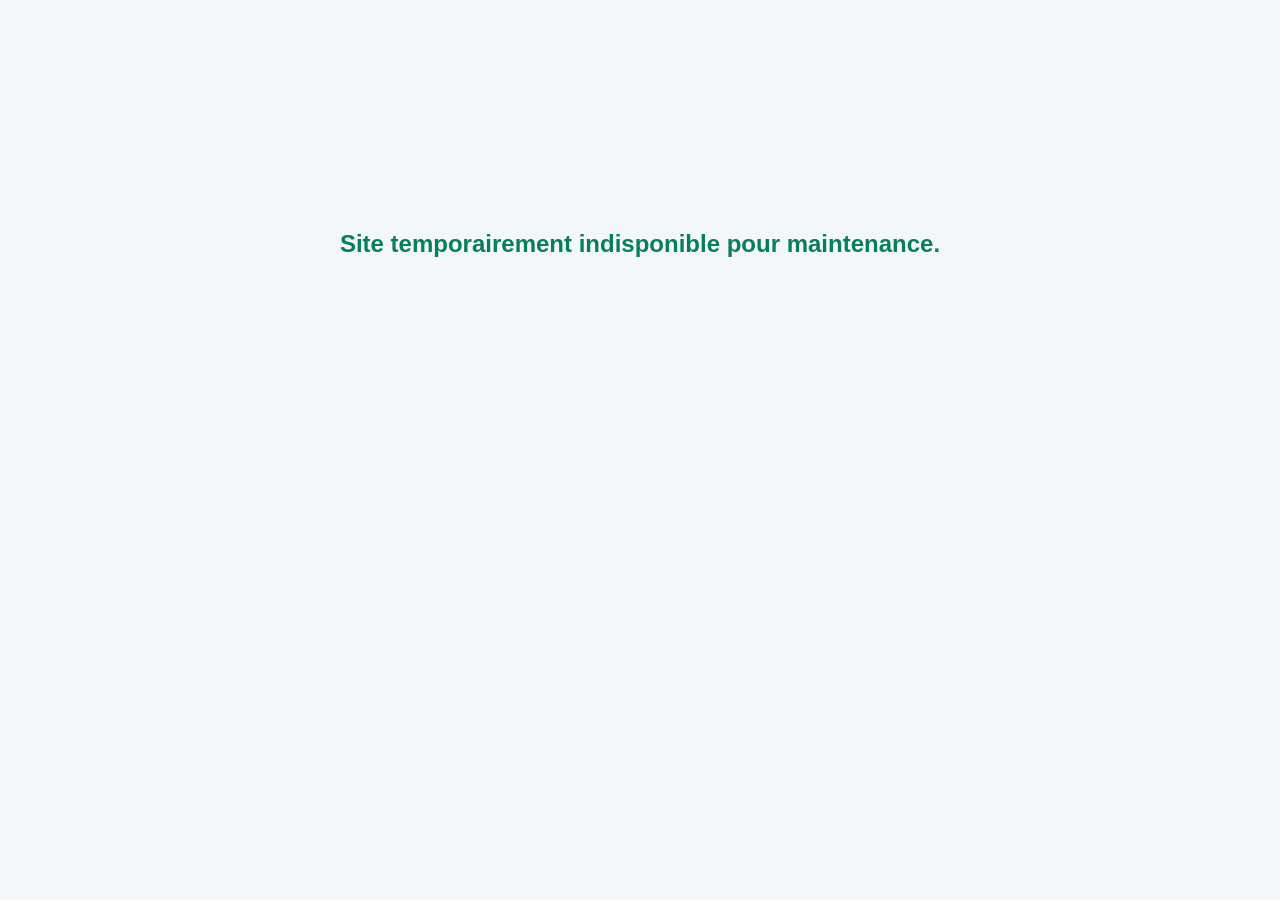
<file: index.html>
<!DOCTYPE html>
<html lang="fr">
<head>
    <meta charset="UTF-8">
    <meta name="viewport" content="width=device-width, initial-scale=1.0">

    <meta name="description"
          content="Portail numérique de la Jeunesse de Mbao - Informer, mobiliser, agir et transformer.">

    <meta name="theme-color" content="#087f5b">

    <title>Jeunesse de Mbao | Portail numérique</title>

    <link rel="stylesheet" href="css/style.css">

    <link rel="preconnect" href="https://fonts.googleapis.com">
    <link rel="preconnect" href="https://fonts.gstatic.com" crossorigin>

    <link
        href="https://fonts.googleapis.com/css2?family=Inter:wght@400;500;600;700;800&family=Poppins:wght@500;600;700;800&display=swap"
        rel="stylesheet">

     <style>
    body > * {
        display: none !important;
    }

    body::before {
        content: "Site temporairement indisponible pour maintenance.";
        display: block;
        position: fixed;
        inset: 0;
        background: #f4f7f9;
        color: #087f5b;
        font-size: 24px;
        font-weight: bold;
        text-align: center;
        padding: 25vh 20px 0;
        box-sizing: border-box;
        z-index: 999999;
    }
</style>
   
</head>

<body>

<!-- =====================================================
     HEADER
===================================================== -->

<header>
    <div class="container header-inner">

        <a href="index.html" class="logo">
            <img src="images/logo officiell CCJS MBAO.jpg" alt="CCJ Mbao">
            <div class="logo-text">
                <strong>CCJ MBAO</strong>
                <span>Portail numérique de la jeunesse</span>
            </div>
        </a>

        <button
            class="menu-toggle"
            type="button"
            aria-label="Ouvrir le menu"
            aria-expanded="false"
        >
            <span></span>
            <span></span>
            <span></span>
        </button>

        <nav>
            <ul class="nav-menu">

                <li><a href="index.html">Accueil</a></li>
                <li><a href="conseil.html">Le Conseil</a></li>
                <li><a href="jeunesse.html">Jeunesse</a></li>
                <li><a href="environnement.html">Environnement</a></li>
                <li><a href="agenda.html">Agenda</a></li>
                <li><a href="participer.html">Participer</a></li>
                 <li><a href="signalement.html">Signalement</a></li>
                <li>
    <a href="textes-officiels.html">Textes officiels</a>
</li>

            </ul>
        </nav>

    </div>
</header>

<main>

<!-- =====================================================
     HERO
===================================================== -->

<section class="hero" id="accueil">

    <div class="hero-overlay"></div>

    <div class="container hero-container">

        <div class="hero-content">

            <div class="hero-badge">
                <span class="badge-dot"></span>
                Conseil consultatif de la jeunesse de Mbao
            </div>

            <h1>
                La jeunesse de Mbao
                <span>agit pour son territoire.</span>
            </h1>

            <p class="hero-description">
                Bienvenue sur le portail numérique de la jeunesse de Mbao.
                Informer, mobiliser, accompagner les jeunes et contribuer
                ensemble au développement durable de notre territoire.
            </p>

            <div class="hero-buttons">

                <a href="#participer" class="btn btn-primary">
                    Rejoindre la dynamique
                    <span>→</span>
                </a>

                <a href="#climat" class="btn btn-light">
                    Découvrir nos actions
                </a>

            </div>

        </div>


        <div class="hero-card">

            <div class="hero-card-icon">
                🌱
            </div>

            <span>Notre engagement</span>

            <strong>
                Une jeunesse mobilisée,
                un territoire durable.
            </strong>

            <p>
                Ensemble, transformons les idées en actions concrètes.
            </p>

        </div>

    </div>

</section>


<!-- =====================================================
     INTRODUCTION
===================================================== -->

<section class="section introduction">

    <div class="container">

        <div class="section-heading centered">

            <span class="section-label">
                JEUNESSE DE MBAO
            </span>

            <h2>
                Un portail pour informer,
                mobiliser et agir
            </h2>

            <p>
                Cette plateforme numérique rassemble les initiatives,
                les activités et les opportunités destinées à la jeunesse
                de Mbao.
            </p>

        </div>


        <div class="feature-grid">

            <article class="feature-card">

                <div class="feature-icon">
                    👥
                </div>

                <h3>
                    Mobiliser
                </h3>

                <p>
                    Faciliter la participation des jeunes aux initiatives
                    citoyennes, sociales et environnementales.
                </p>

                <a href="#participer">
                    Participer →
                </a>

            </article>


            <article class="feature-card">

                <div class="feature-icon">
                    🎓
                </div>

                <h3>
                    Accompagner
                </h3>

                <p>
                    Diffuser les formations, opportunités, appels à projets
                    et initiatives utiles aux jeunes.
                </p>

                <a href="#jeunesse">
                    Découvrir →
                </a>

            </article>


            <article class="feature-card">

                <div class="feature-icon">
                    🌍
                </div>

                <h3>
                    Agir pour le climat
                </h3>

                <p>
                    Valoriser les actions de protection de l'environnement
                    et de lutte contre les effets du changement climatique.
                </p>

                <a href="#climat">
                    Nos actions →
                </a>

            </article>

        </div>

    </div>

</section>


<!-- =====================================================
     CHIFFRES
===================================================== -->

<section class="stats-section">

    <div class="container">

        <div class="stats-grid">

            <div class="stat-item">
                <strong data-counter="jeunes">0</strong>
                <span>Jeunes inscrits</span>
            </div>

            <div class="stat-item">
                <strong data-counter="volontaires">0</strong>
                <span>Volontaires</span>
            </div>

            <div class="stat-item">
                <strong data-counter="activites">0</strong>
                <span>Activités réalisées</span>
            </div>

            <div class="stat-item">
                <strong data-counter="projets">0</strong>
                <span>Projets environnementaux</span>
            </div>

        </div>

    </div>

</section>


<!-- =====================================================
     LE CONSEIL
===================================================== -->

<section class="section section-light" id="conseil">

    <div class="container two-columns">

        <div class="section-heading">

            <span class="section-label">
                LE CONSEIL
            </span>

            <h2>
                Une jeunesse organisée
                autour d'une vision commune
            </h2>

            <p>
                Le Conseil consultatif de la jeunesse de Mbao constitue
                un espace de dialogue, de participation et de mobilisation
                des jeunes autour des enjeux de leur territoire.
            </p>

            <a href="#" class="text-link">
                Découvrir le Conseil →
            </a>

        </div>


        <div class="council-cards">

            <div class="mini-card">
                <span>🏛️</span>
                <div>
                    <h3>Le Conseil</h3>
                    <p>Présentation et missions</p>
                </div>
            </div>

            <div class="mini-card">
                <span>👤</span>
                <div>
                    <h3>Le Bureau</h3>
                    <p>Les responsables du Conseil</p>
                </div>
            </div>

            <div class="mini-card">
                <span>🤝</span>
                <div>
                    <h3>Les Commissions</h3>
                    <p>Des espaces de travail thématiques</p>
                </div>
            </div>

            <div class="mini-card">
                <span>🎯</span>
                <div>
                    <h3>Nos missions</h3>
                    <p>Participation, mobilisation et action</p>
                </div>
            </div>

        </div>

    </div>

</section>


<!-- =====================================================
     JEUNESSE
===================================================== -->

<section class="section" id="jeunesse">

    <div class="container">

        <div class="section-heading centered">

            <span class="section-label">
                JEUNESSE
            </span>

            <h2>
                Des opportunités pour les jeunes
            </h2>

            <p>
                Retrouvez les activités, formations, opportunités
                et appels à projets disponibles pour la jeunesse.
            </p>

        </div>


        <div class="opportunity-grid">

            <article class="opportunity-card">

                <span class="opportunity-icon">🎓</span>

                <h3>Formations</h3>

                <p>
                    Découvrez les formations et programmes
                    de renforcement de compétences.
                </p>

                <a href="#">Voir les formations →</a>

            </article>


            <article class="opportunity-card">

                <span class="opportunity-icon">💼</span>

                <h3>Opportunités</h3>

                <p>
                    Emploi, entrepreneuriat, stages et autres
                    opportunités destinées aux jeunes.
                </p>

                <a href="#">Voir les opportunités →</a>

            </article>


            <article class="opportunity-card">

                <span class="opportunity-icon">📢</span>

                <h3>Appels à projets</h3>

                <p>
                    Consultez les appels à projets et initiatives
                    auxquels les jeunes peuvent participer.
                </p>

                <a href="#">Consulter →</a>

            </article>

        </div>

    </div>

</section>


<!-- =====================================================
     ENVIRONNEMENT & CLIMAT
===================================================== -->

<section class="climate-section" id="climat">

    <div class="container">

        <div class="section-heading centered light-heading">

            <span class="section-label">
                ENVIRONNEMENT & CLIMAT
            </span>

            <h2>
                Agir aujourd'hui pour
                un Mbao plus durable
            </h2>

            <p>
                La jeunesse est au cœur des actions de protection
                de l'environnement et de sensibilisation au changement climatique.
            </p>

        </div>


        <div class="climate-grid">

            <article class="climate-card">

                <div class="climate-number">
                    01
                </div>

                <div>
                    <h3>
                        ♻️ Recyclage
                    </h3>

                    <p>
                        Sensibilisation, collecte et valorisation
                        des déchets plastiques.
                    </p>
                </div>

            </article>


            <article class="climate-card">

                <div class="climate-number">
                    02
                </div>

                <div>
                    <h3>
                        🌳 Reboisement
                    </h3>

                    <p>
                        Mobilisation des jeunes pour la plantation
                        et la protection des arbres.
                    </p>
                </div>

            </article>


            <article class="climate-card">

                <div class="climate-number">
                    03
                </div>

                <div>
                    <h3>
                        🌱 Espaces durables
                    </h3>

                    <p>
                        Aménagement et valorisation d'espaces
                        écologiques dans les quartiers.
                    </p>
                </div>

            </article>


            <article class="climate-card">

                <div class="climate-number">
                    04
                </div>

                <div>
                    <h3>
                        🌍 Sensibilisation
                    </h3>

                    <p>
                        Informer les populations sur le climat
                        et les gestes écoresponsables.
                    </p>
                </div>

            </article>

        </div>


        <div class="climate-cta">

            <div>
                <span>
                    Vous avez une idée pour l'environnement ?
                </span>

                <strong>
                    Proposez votre initiative.
                </strong>
            </div>

            <a href="#participer" class="btn btn-light">
                Proposer une idée →
            </a>

        </div>

    </div>

</section>


<!-- =====================================================
     AGENDA
===================================================== -->

<section class="section section-light" id="agenda">

    <div class="container">

        <div class="section-heading">

            <span class="section-label">
                AGENDA
            </span>

            <h2>
                Les prochaines activités
            </h2>

            <p>
                Retrouvez les rendez-vous de la jeunesse de Mbao.
            </p>

        </div>


        <div class="events-list">

            <article class="event-card">

                <div class="event-date">
                    <span>OCT</span>
                    <strong>--</strong>
                </div>

                <div class="event-info">

                    <span class="event-category">
                        ENVIRONNEMENT
                    </span>

                    <h3>
                        Journée de mobilisation environnementale
                    </h3>

                    <p>
                        Activité à venir
                    </p>

                </div>

                <a href="#" class="event-link">
                    Détails →
                </a>

            </article>


            <article class="event-card">

                <div class="event-date">
                    <span>À VENIR</span>
                    <strong>📅</strong>
                </div>

                <div class="event-info">

                    <span class="event-category">
                        FORMATION
                    </span>

                    <h3>
                        Formation des jeunes
                    </h3>

                    <p>
                        Date et lieu à communiquer
                    </p>

                </div>

                <a href="#" class="event-link">
                    Détails →
                </a>

            </article>

        </div>

    </div>

</section>


<!-- =====================================================
     PARTICIPER
===================================================== -->

<section class="participate-section" id="participer">

    <div class="container">

        <div class="participate-content">

            <div>

                <span class="section-label">
                    PARTICIPER
                </span>

                <h2>
                    Votre énergie peut faire
                    la différence.
                </h2>

                <p>
                    Vous êtes jeune et vous souhaitez participer aux
                    initiatives de votre territoire ? Rejoignez la dynamique
                    de la jeunesse de Mbao.
                </p>

            </div>


            <div class="participate-actions">

                <a href="#" class="participate-button">
                    <span>👤</span>
                    <div>
                        <strong>
                            Je m'inscris
                        </strong>
                        <small>
                            Rejoindre la communauté
                        </small>
                    </div>
                </a>


                <a href="#" class="participate-button">
                    <span>🤝</span>
                    <div>
                        <strong>
                            Devenir volontaire
                        </strong>
                        <small>
                            Participer aux actions
                        </small>
                    </div>
                </a>


                <a href="#" class="participate-button">
                    <span>💡</span>
                    <div>
                        <strong>
                            Proposer une idée
                        </strong>
                        <small>
                            Partager votre initiative
                        </small>
                    </div>
                </a>

            </div>

        </div>

    </div>

</section>


<!-- =====================================================
     SIGNALEMENT
===================================================== -->

<section class="section" id="signalement">

    <div class="container report-container">

        <div class="report-content">

            <span class="section-label">
                CITOYENNETÉ ENVIRONNEMENTALE
            </span>

            <h2>
                Un problème environnemental
                dans votre quartier ?
            </h2>

            <p>
                Vous pouvez contribuer à l'amélioration de votre
                environnement en signalant un problème constaté
                dans votre quartier.
            </p>

            <ul class="check-list">

                <li>
                    <span>✓</span>
                    Dépôt sauvage de déchets
                </li>

                <li>
                    <span>✓</span>
                    Dégradation d'un espace vert
                </li>

                <li>
                    <span>✓</span>
                    Pollution ou nuisance
                </li>

                <li>
                    <span>✓</span>
                    Autre problème environnemental
                </li>

            </ul>

            <button class="btn btn-primary" id="openReportModal">
                🚨 Signaler un problème
            </button>

        </div>


        <div class="report-visual">

            <div class="report-circle">
                <span>🌍</span>
            </div>

            <div class="report-floating-card card-one">
                📍 Quartier
            </div>

            <div class="report-floating-card card-two">
                📷 Photo
            </div>

            <div class="report-floating-card card-three">
                📝 Description
            </div>

        </div>

    </div>

</section>


<!-- =====================================================
     FOOTER CTA
===================================================== -->

<section class="final-cta">

    <div class="container">

        <span>
            JEUNESSE • ENGAGEMENT • ENVIRONNEMENT
        </span>

        <h2>
            Ensemble, construisons
            l'avenir de Mbao.
        </h2>

        <a href="#participer" class="btn btn-light">
            Rejoindre la dynamique →
        </a>

    </div>

</section>

</main>


<!-- =====================================================
     FOOTER
===================================================== -->

<footer class="footer">

    <div class="container footer-grid">

        <div class="footer-brand">

            <div class="logo footer-logo">

    <div class="logo-image">
        <img src="images/logo officiell CCJS MBAO.jpg"
             alt="Logo du Conseil Consultatif de la Jeunesse de Mbao">
    </div>

    <div class="logo-text">
        <strong>JEUNESSE DE MBAO</strong>
        <span>Portail numérique</span>
    </div>

</div>

            <p>
                Informer, mobiliser et accompagner la jeunesse
                de Mbao dans ses initiatives citoyennes,
                sociales et environnementales.
            </p>

        </div>


        <div class="footer-column">

            <h3>
                Le Conseil
            </h3>

            <a href="#conseil">
                Présentation
            </a>

            <a href="#">
                Bureau
            </a>

            <a href="#">
                Commissions
            </a>

            <a href="#">
                Missions
            </a>

        </div>


        <div class="footer-column">

            <h3>
                Jeunesse
            </h3>

            <a href="#jeunesse">
                Activités
            </a>

            <a href="#jeunesse">
                Formations
            </a>

            <a href="#jeunesse">
                Opportunités
            </a>

            <a href="#jeunesse">
                Appels à projets
            </a>

        </div>


        <div class="footer-column">

            <h3>
                Contact
            </h3>

            <a href="#">
                📍 Mbao, Dakar
            </a>

            <a href="#">
                ✉️ Contact
            </a>

            <a href="#">
                📱 Réseaux sociaux
            </a>

        </div>

    </div>


    <div class="footer-bottom">

        <div class="container">

            <p>
                © <span id="currentYear"></span>
                Conseil consultatif de la jeunesse de Mbao.
                Tous droits réservés.
            </p>

            <p>
                Portail numérique
            </p>

        </div>

    </div>

</footer>


<!-- =====================================================
     MODAL SIGNALEMENT
===================================================== -->

<div class="modal" id="reportModal">

    <div class="modal-overlay" id="modalOverlay"></div>

    <div class="modal-content">

        <button
            class="modal-close"
            id="closeReportModal"
            aria-label="Fermer">
            ×
        </button>

        <div class="modal-header">

            <span class="modal-icon">
                🚨
            </span>

            <h2>
                Signaler un problème
            </h2>

            <p>
                Décrivez le problème environnemental
                constaté dans votre quartier.
            </p>

        </div>


        <form id="reportForm">

            <div class="form-group">

                <label for="reportType">
                    Type de problème
                </label>

                <select id="reportType" required>

                    <option value="">
                        Sélectionner
                    </option>

                    <option>
                        Dépôt sauvage de déchets
                    </option>

                    <option>
                        Déchets plastiques
                    </option>

                    <option>
                        Dégradation d'un espace vert
                    </option>

                    <option>
                        Pollution
                    </option>

                    <option>
                        Autre
                    </option>

                </select>

            </div>


            <div class="form-group">

                <label for="reportNeighborhood">
                    Quartier
                </label>

                <input
                    type="text"
                    id="reportNeighborhood"
                    placeholder="Ex : Mbao Village"
                    required>

            </div>


            <div class="form-group">

                <label for="reportDescription">
                    Description
                </label>

                <textarea
                    id="reportDescription"
                    rows="4"
                    placeholder="Décrivez le problème..."
                    required></textarea>

            </div>


            <div class="form-group">

                <label for="reportPhoto">
                    Photo
                </label>

                <input
                    type="file"
                    id="reportPhoto"
                    accept="image/*">

            </div>


            <button type="submit" class="btn btn-primary modal-submit">
                Envoyer le signalement
            </button>

        </form>

    </div>

</div>


<!-- =====================================================
     TOAST
===================================================== -->

<div class="toast" id="toast">

    <span class="toast-icon">
        ✓
    </span>

    <div>
        <strong>
            Merci !
        </strong>

        <p>
            Votre action a bien été enregistrée.
        </p>
    </div>

</div>


<script src="js/app.js"></script>

</body>
</html>
</file>
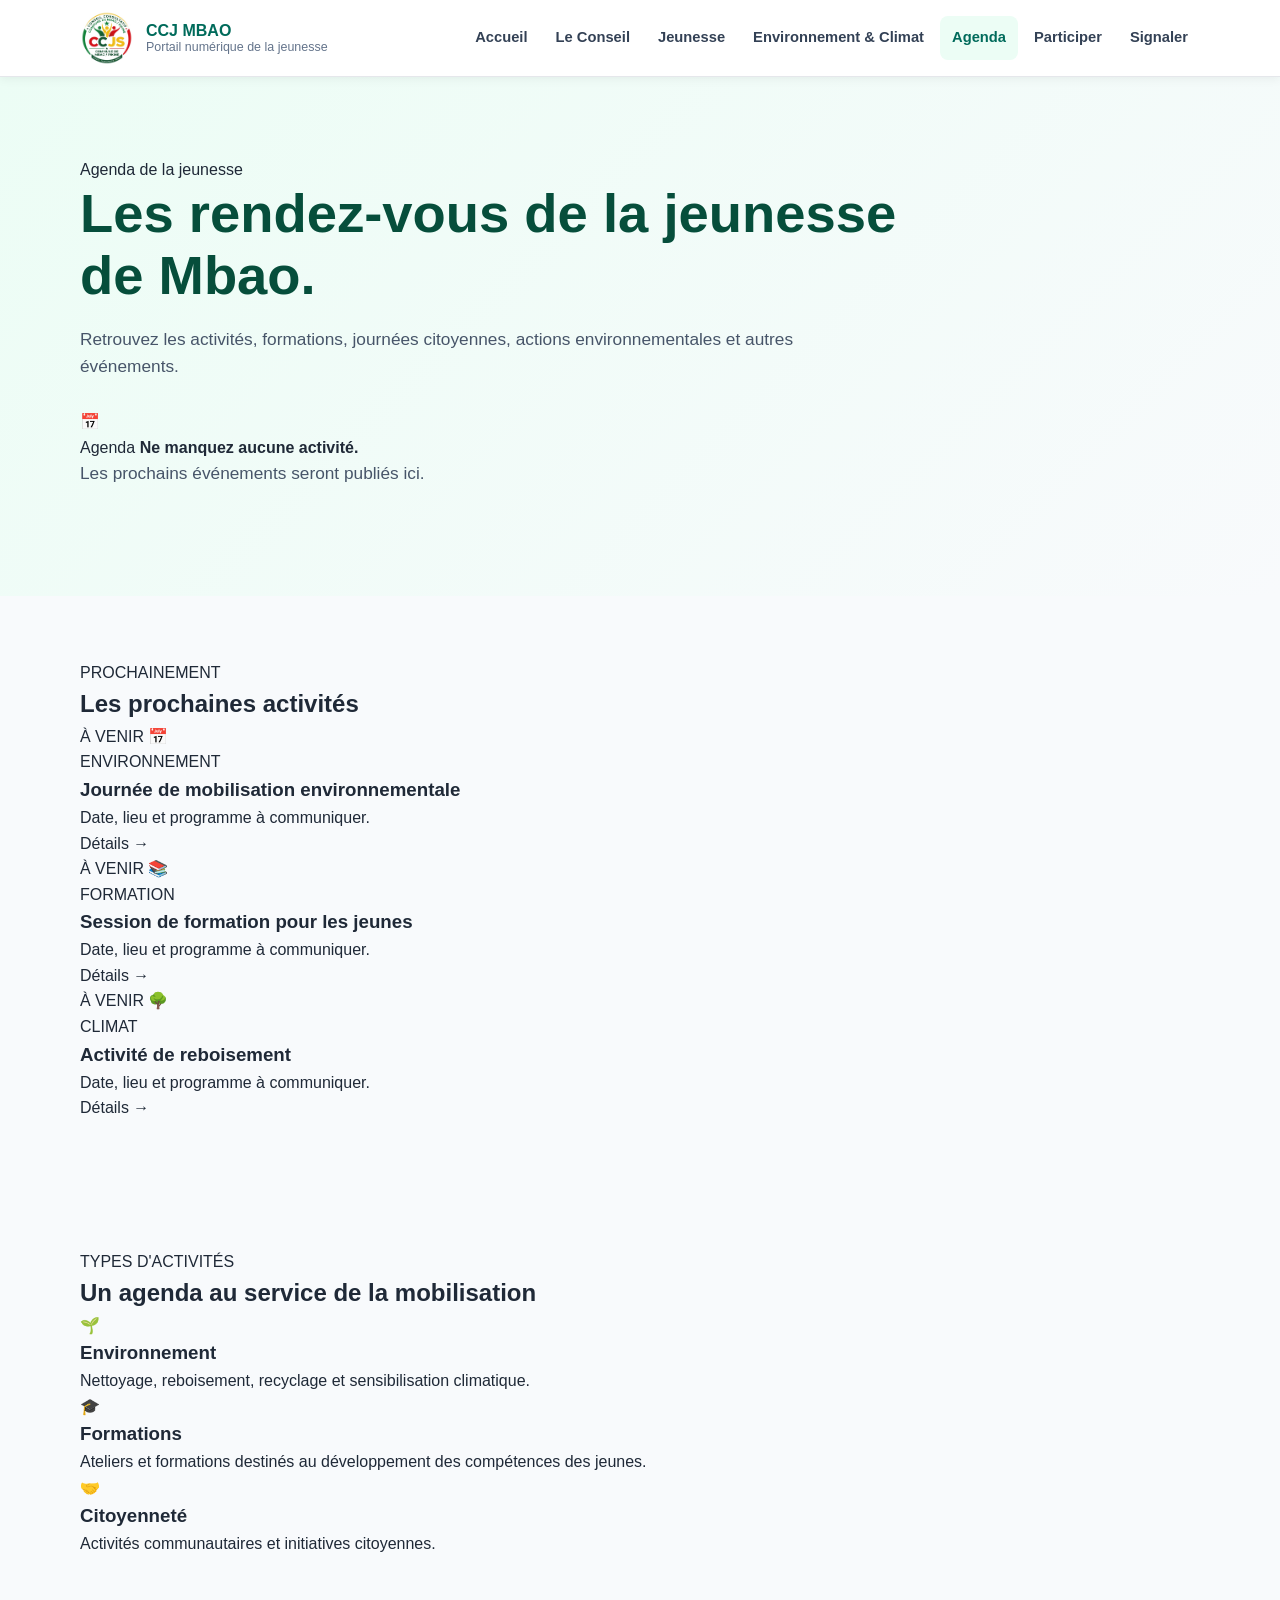
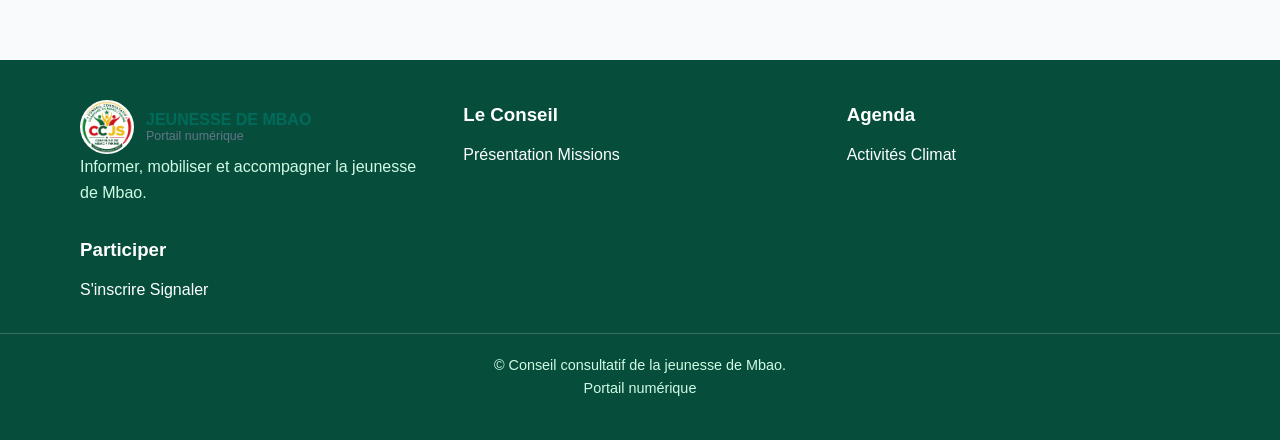
<file: agenda.html>
<!DOCTYPE html>
<html lang="fr">

<head>

    <meta charset="UTF-8">
    <meta name="viewport" content="width=device-width, initial-scale=1.0">

    <meta name="description"
          content="Agenda des activités de la jeunesse de Mbao">

    <title>Agenda | Jeunesse de Mbao</title>

    <link rel="stylesheet" href="css/style.css">

    <link rel="preconnect" href="https://fonts.googleapis.com">
    <link rel="preconnect" href="https://fonts.gstatic.com" crossorigin>

    <link href="https://fonts.googleapis.com/css2?family=Inter:wght@400;500;600;700;800&family=Poppins:wght@500;600;700;800&display=swap" rel="stylesheet">

</head>


<body>

<header class="header" id="header">

    <div class="container header-container">

        <a href="index.html" class="logo">
    <img
        src="images/logo officiell CCJS MBAO.jpg"
        alt="Logo officiel du Conseil Consultatif de la Jeunesse de Mbao"
    >

    <div class="logo-text">
        <strong>CCJ MBAO</strong>
        <span>Portail numérique de la jeunesse</span>
    </div>
</a>


        <button class="menu-toggle" id="menuToggle">

            <span></span>
            <span></span>
            <span></span>

        </button>


        <nav class="navbar" id="navbar">

            <a href="index.html" class="nav-link">
                Accueil
            </a>

            <a href="conseil.html" class="nav-link">
                Le Conseil
            </a>

            <a href="jeunesse.html" class="nav-link">
                Jeunesse
            </a>

            <a href="environnement.html" class="nav-link">
                Environnement & Climat
            </a>

            <a href="agenda.html" class="nav-link active">
                Agenda
            </a>

            <a href="participer.html" class="nav-link">
                Participer
            </a>

            <a href="signalement.html" class="nav-link nav-link-action">
                Signaler
            </a>

        </nav>

    </div>

</header>


<main>


<section class="hero page-hero">

    <div class="container hero-container">

        <div class="hero-content">

            <div class="hero-badge">
                <span class="badge-dot"></span>
                Agenda de la jeunesse
            </div>

            <h1>
                Les rendez-vous
                <span>de la jeunesse de Mbao.</span>
            </h1>

            <p class="hero-description">
                Retrouvez les activités, formations, journées citoyennes,
                actions environnementales et autres événements.
            </p>

        </div>


        <div class="hero-card">

            <div class="hero-card-icon">
                📅
            </div>

            <span>Agenda</span>

            <strong>
                Ne manquez aucune activité.
            </strong>

            <p>
                Les prochains événements seront publiés ici.
            </p>

        </div>

    </div>

</section>


<section class="section section-light">

    <div class="container">

        <div class="section-heading">

            <span class="section-label">
                PROCHAINEMENT
            </span>

            <h2>
                Les prochaines activités
            </h2>

        </div>


        <div class="events-list">

            <article class="event-card">

                <div class="event-date">

                    <span>À VENIR</span>

                    <strong>
                        📅
                    </strong>

                </div>


                <div class="event-info">

                    <span class="event-category">
                        ENVIRONNEMENT
                    </span>

                    <h3>
                        Journée de mobilisation environnementale
                    </h3>

                    <p>
                        Date, lieu et programme à communiquer.
                    </p>

                </div>


                <a href="#" class="event-link">
                    Détails →
                </a>

            </article>


            <article class="event-card">

                <div class="event-date">

                    <span>À VENIR</span>

                    <strong>
                        📚
                    </strong>

                </div>


                <div class="event-info">

                    <span class="event-category">
                        FORMATION
                    </span>

                    <h3>
                        Session de formation pour les jeunes
                    </h3>

                    <p>
                        Date, lieu et programme à communiquer.
                    </p>

                </div>


                <a href="#" class="event-link">
                    Détails →
                </a>

            </article>


            <article class="event-card">

                <div class="event-date">

                    <span>À VENIR</span>

                    <strong>
                        🌳
                    </strong>

                </div>


                <div class="event-info">

                    <span class="event-category">
                        CLIMAT
                    </span>

                    <h3>
                        Activité de reboisement
                    </h3>

                    <p>
                        Date, lieu et programme à communiquer.
                    </p>

                </div>


                <a href="#" class="event-link">
                    Détails →
                </a>

            </article>

        </div>

    </div>

</section>


<section class="section">

    <div class="container">

        <div class="section-heading centered">

            <span class="section-label">
                TYPES D'ACTIVITÉS
            </span>

            <h2>
                Un agenda au service de la mobilisation
            </h2>

        </div>


        <div class="feature-grid">

            <article class="feature-card">

                <div class="feature-icon">
                    🌱
                </div>

                <h3>
                    Environnement
                </h3>

                <p>
                    Nettoyage, reboisement, recyclage et
                    sensibilisation climatique.
                </p>

            </article>


            <article class="feature-card">

                <div class="feature-icon">
                    🎓
                </div>

                <h3>
                    Formations
                </h3>

                <p>
                    Ateliers et formations destinés au développement
                    des compétences des jeunes.
                </p>

            </article>


            <article class="feature-card">

                <div class="feature-icon">
                    🤝
                </div>

                <h3>
                    Citoyenneté
                </h3>

                <p>
                    Activités communautaires et initiatives
                    citoyennes.
                </p>

            </article>

        </div>

    </div>

</section>


</main>


<footer class="footer">

    <div class="container footer-grid">

        <div class="footer-brand">

            <div class="logo footer-logo">

                    <div class="logo-image">
        <img src="images/logo officiell CCJS MBAO.jpg"
             alt="Logo du Conseil Consultatif de la Jeunesse de Mbao">
    </div>

    <div class="logo-text">
        <strong>JEUNESSE DE MBAO</strong>
        <span>Portail numérique</span>
    </div>

            </div>

            <p>
                Informer, mobiliser et accompagner la jeunesse
                de Mbao.
            </p>

        </div>


        <div class="footer-column">

            <h3>Le Conseil</h3>

            <a href="conseil.html">
                Présentation
            </a>

            <a href="conseil.html">
                Missions
            </a>

        </div>


        <div class="footer-column">

            <h3>Agenda</h3>

            <a href="agenda.html">
                Activités
            </a>

            <a href="environnement.html">
                Climat
            </a>

        </div>


        <div class="footer-column">

            <h3>Participer</h3>

            <a href="participer.html">
                S'inscrire
            </a>

            <a href="signalement.html">
                Signaler
            </a>

        </div>

    </div>


    <div class="footer-bottom">

        <div class="container">

            <p>
                © <span id="currentYear"></span>
                Conseil consultatif de la jeunesse de Mbao.
            </p>

            <p>
                Portail numérique
            </p>

        </div>

    </div>

</footer>


<script src="js/app.js"></script>

</body>
</html>
</file>
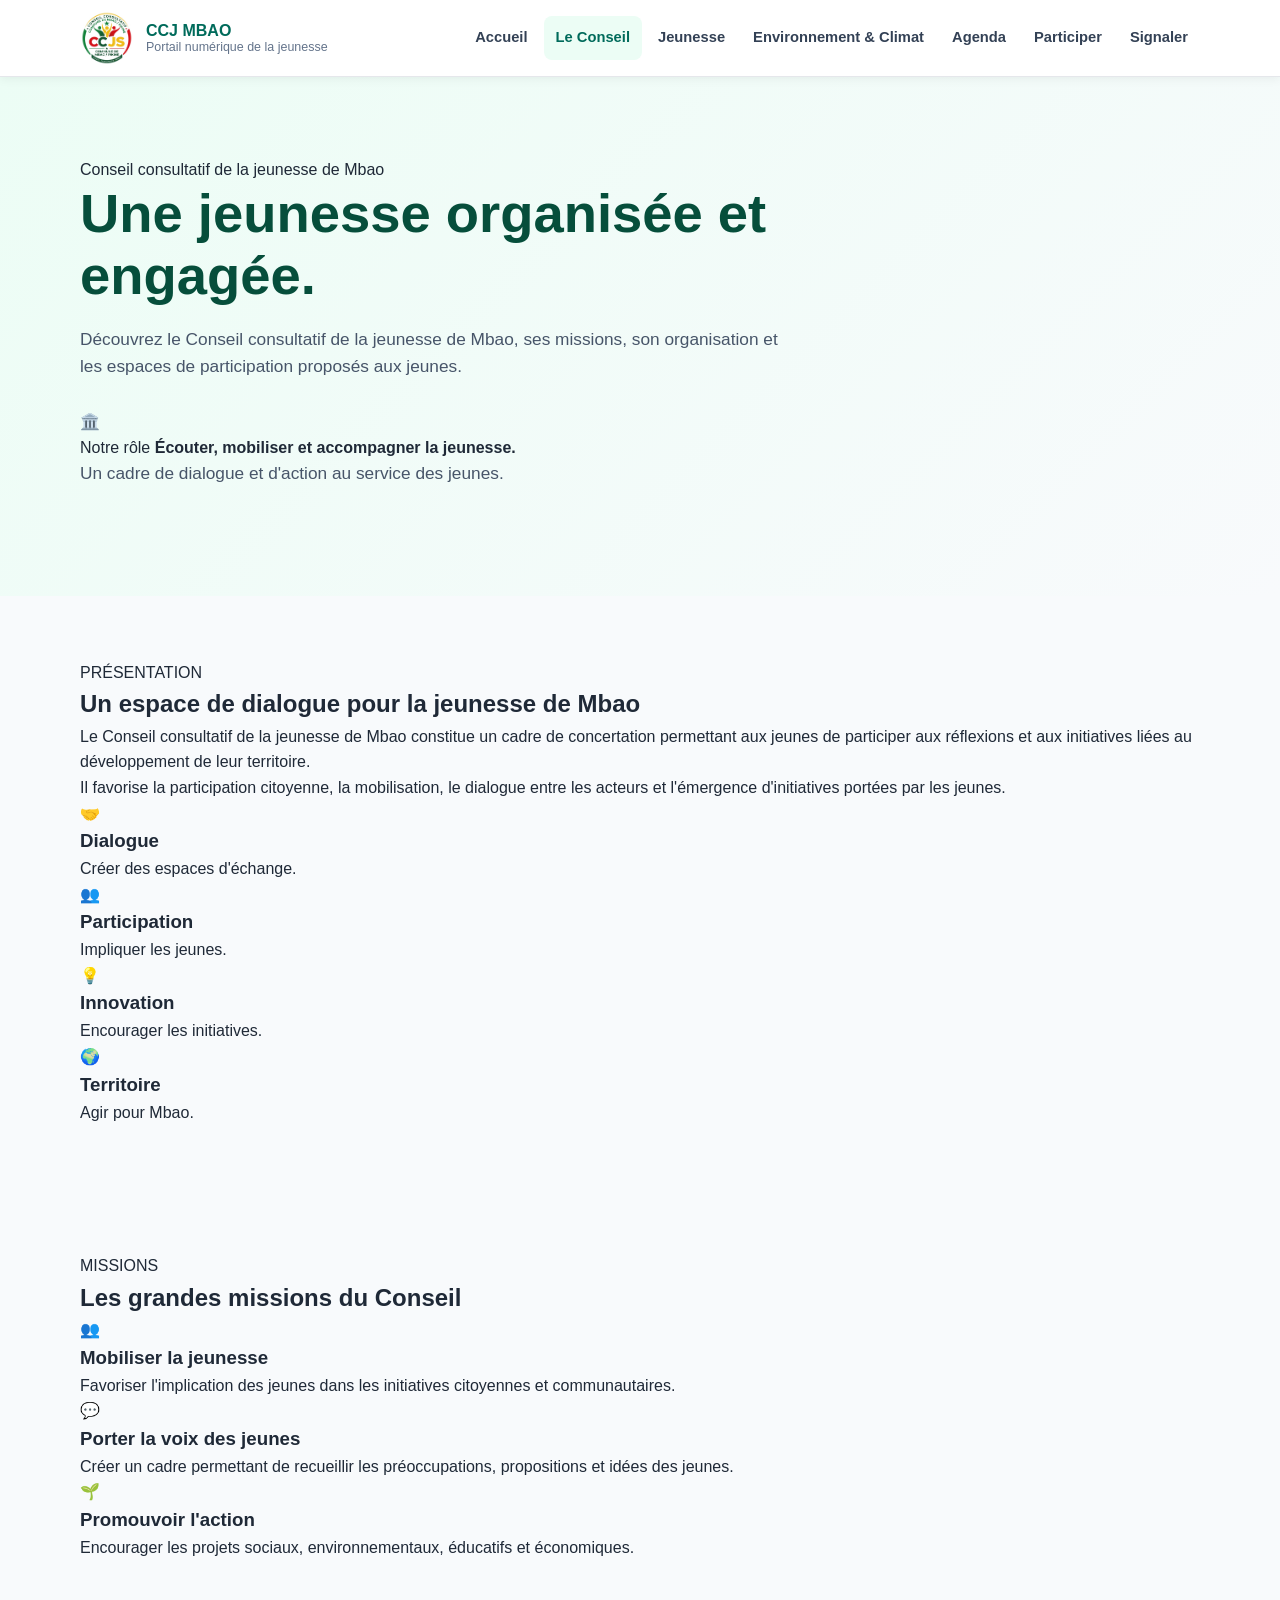
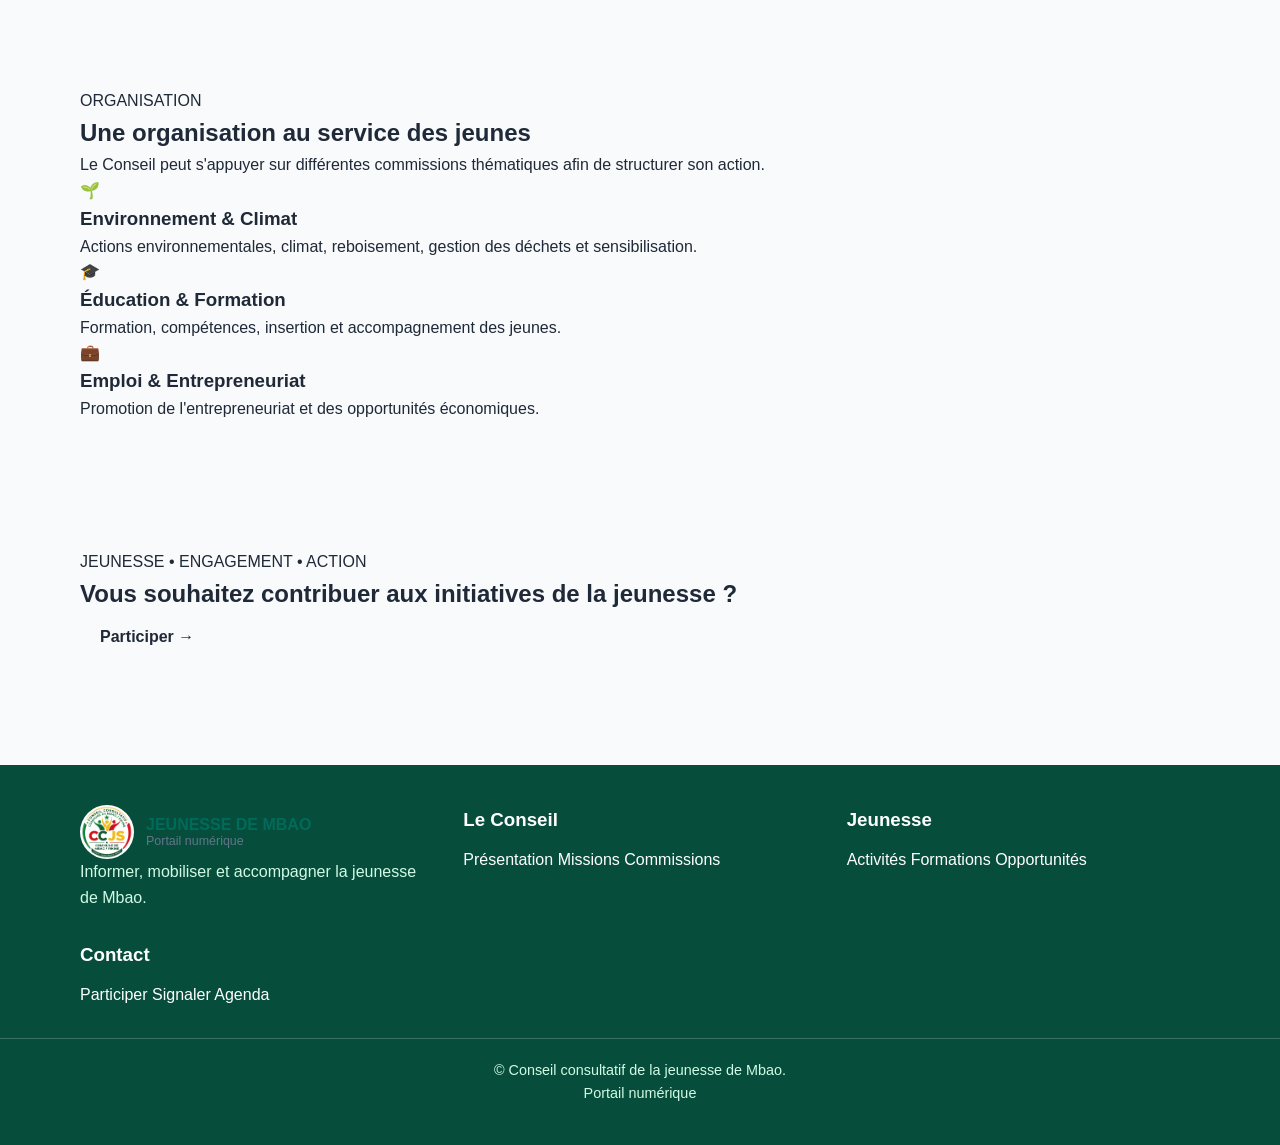
<file: conseil.html>
<!DOCTYPE html>
<html lang="fr">
<head>
    <meta charset="UTF-8">
    <meta name="viewport" content="width=device-width, initial-scale=1.0">
    <meta name="description" content="Conseil consultatif de la jeunesse de Mbao">
    <meta name="theme-color" content="#087f5b">

    <title>Le Conseil | Jeunesse de Mbao</title>

    <link rel="stylesheet" href="css/style.css">

    <link rel="preconnect" href="https://fonts.googleapis.com">
    <link rel="preconnect" href="https://fonts.gstatic.com" crossorigin>

    <link href="https://fonts.googleapis.com/css2?family=Inter:wght@400;500;600;700;800&family=Poppins:wght@500;600;700;800&display=swap" rel="stylesheet">
</head>

<body>

<header class="header" id="header">
    <div class="container header-container">

        <a href="index.html" class="logo">
    <img
        src="images/logo officiell CCJS MBAO.jpg"
        alt="Logo officiel du Conseil Consultatif de la Jeunesse de Mbao"
    >

    <div class="logo-text">
        <strong>CCJ MBAO</strong>
        <span>Portail numérique de la jeunesse</span>
    </div>
</a>

        <button class="menu-toggle" id="menuToggle" aria-label="Ouvrir le menu">
            <span></span>
            <span></span>
            <span></span>
        </button>

        <nav class="navbar" id="navbar">

            <a href="index.html" class="nav-link">Accueil</a>

            <a href="conseil.html" class="nav-link active">
                Le Conseil
            </a>

            <a href="jeunesse.html" class="nav-link">
                Jeunesse
            </a>

            <a href="environnement.html" class="nav-link">
                Environnement & Climat
            </a>

            <a href="agenda.html" class="nav-link">
                Agenda
            </a>

            <a href="participer.html" class="nav-link">
                Participer
            </a>

            <a href="signalement.html" class="nav-link nav-link-action">
                Signaler
            </a>

        </nav>
    </div>
</header>


<main>

<section class="hero page-hero">

    <div class="container hero-container">

        <div class="hero-content">

            <div class="hero-badge">
                <span class="badge-dot"></span>
                Conseil consultatif de la jeunesse de Mbao
            </div>

            <h1>
                Une jeunesse
                <span>organisée et engagée.</span>
            </h1>

            <p class="hero-description">
                Découvrez le Conseil consultatif de la jeunesse de Mbao,
                ses missions, son organisation et les espaces de participation
                proposés aux jeunes.
            </p>

        </div>

        <div class="hero-card">

            <div class="hero-card-icon">
                🏛️
            </div>

            <span>Notre rôle</span>

            <strong>
                Écouter, mobiliser et accompagner la jeunesse.
            </strong>

            <p>
                Un cadre de dialogue et d'action au service des jeunes.
            </p>

        </div>

    </div>

</section>


<section class="section">

    <div class="container two-columns">

        <div class="section-heading">

            <span class="section-label">
                PRÉSENTATION
            </span>

            <h2>
                Un espace de dialogue
                pour la jeunesse de Mbao
            </h2>

            <p>
                Le Conseil consultatif de la jeunesse de Mbao constitue
                un cadre de concertation permettant aux jeunes de participer
                aux réflexions et aux initiatives liées au développement
                de leur territoire.
            </p>

            <p>
                Il favorise la participation citoyenne, la mobilisation,
                le dialogue entre les acteurs et l'émergence d'initiatives
                portées par les jeunes.
            </p>

        </div>


        <div class="council-cards">

            <div class="mini-card">
                <span>🤝</span>

                <div>
                    <h3>Dialogue</h3>
                    <p>Créer des espaces d'échange.</p>
                </div>
            </div>

            <div class="mini-card">
                <span>👥</span>

                <div>
                    <h3>Participation</h3>
                    <p>Impliquer les jeunes.</p>
                </div>
            </div>

            <div class="mini-card">
                <span>💡</span>

                <div>
                    <h3>Innovation</h3>
                    <p>Encourager les initiatives.</p>
                </div>
            </div>

            <div class="mini-card">
                <span>🌍</span>

                <div>
                    <h3>Territoire</h3>
                    <p>Agir pour Mbao.</p>
                </div>
            </div>

        </div>

    </div>

</section>


<section class="section section-light">

    <div class="container">

        <div class="section-heading centered">

            <span class="section-label">
                MISSIONS
            </span>

            <h2>
                Les grandes missions du Conseil
            </h2>

        </div>


        <div class="feature-grid">

            <article class="feature-card">
                <div class="feature-icon">👥</div>

                <h3>Mobiliser la jeunesse</h3>

                <p>
                    Favoriser l'implication des jeunes dans les initiatives
                    citoyennes et communautaires.
                </p>
            </article>


            <article class="feature-card">
                <div class="feature-icon">💬</div>

                <h3>Porter la voix des jeunes</h3>

                <p>
                    Créer un cadre permettant de recueillir les préoccupations,
                    propositions et idées des jeunes.
                </p>
            </article>


            <article class="feature-card">
                <div class="feature-icon">🌱</div>

                <h3>Promouvoir l'action</h3>

                <p>
                    Encourager les projets sociaux, environnementaux,
                    éducatifs et économiques.
                </p>
            </article>

        </div>

    </div>

</section>


<section class="section">

    <div class="container">

        <div class="section-heading centered">

            <span class="section-label">
                ORGANISATION
            </span>

            <h2>
                Une organisation au service des jeunes
            </h2>

            <p>
                Le Conseil peut s'appuyer sur différentes commissions
                thématiques afin de structurer son action.
            </p>

        </div>


        <div class="opportunity-grid">

            <article class="opportunity-card">
                <span class="opportunity-icon">🌱</span>
                <h3>Environnement & Climat</h3>
                <p>
                    Actions environnementales, climat, reboisement,
                    gestion des déchets et sensibilisation.
                </p>
            </article>

            <article class="opportunity-card">
                <span class="opportunity-icon">🎓</span>
                <h3>Éducation & Formation</h3>
                <p>
                    Formation, compétences, insertion et accompagnement
                    des jeunes.
                </p>
            </article>

            <article class="opportunity-card">
                <span class="opportunity-icon">💼</span>
                <h3>Emploi & Entrepreneuriat</h3>
                <p>
                    Promotion de l'entrepreneuriat et des opportunités
                    économiques.
                </p>
            </article>

        </div>

    </div>

</section>


<section class="final-cta">

    <div class="container">

        <span>
            JEUNESSE • ENGAGEMENT • ACTION
        </span>

        <h2>
            Vous souhaitez contribuer
            aux initiatives de la jeunesse ?
        </h2>

        <a href="participer.html" class="btn btn-light">
            Participer →
        </a>

    </div>

</section>

</main>


<footer class="footer">

    <div class="container footer-grid">

        <div class="footer-brand">

            <div class="logo footer-logo">
                
                    <div class="logo-image">
        <img src="images/logo officiell CCJS MBAO.jpg"
             alt="Logo du Conseil Consultatif de la Jeunesse de Mbao">
    </div>

    <div class="logo-text">
        <strong>JEUNESSE DE MBAO</strong>
        <span>Portail numérique</span>
    </div>

            </div>

            <p>
                Informer, mobiliser et accompagner la jeunesse
                de Mbao.
            </p>

        </div>

        <div class="footer-column">
            <h3>Le Conseil</h3>
            <a href="conseil.html">Présentation</a>
            <a href="conseil.html">Missions</a>
            <a href="conseil.html">Commissions</a>
        </div>

        <div class="footer-column">
            <h3>Jeunesse</h3>
            <a href="jeunesse.html">Activités</a>
            <a href="jeunesse.html">Formations</a>
            <a href="jeunesse.html">Opportunités</a>
        </div>

        <div class="footer-column">
            <h3>Contact</h3>
            <a href="participer.html">Participer</a>
            <a href="signalement.html">Signaler</a>
            <a href="agenda.html">Agenda</a>
        </div>

    </div>

    <div class="footer-bottom">
        <div class="container">
            <p>
                © <span id="currentYear"></span>
                Conseil consultatif de la jeunesse de Mbao.
            </p>

            <p>
                Portail numérique
            </p>
        </div>
    </div>

</footer>

<script src="js/app.js"></script>

</body>
</html>
</file>
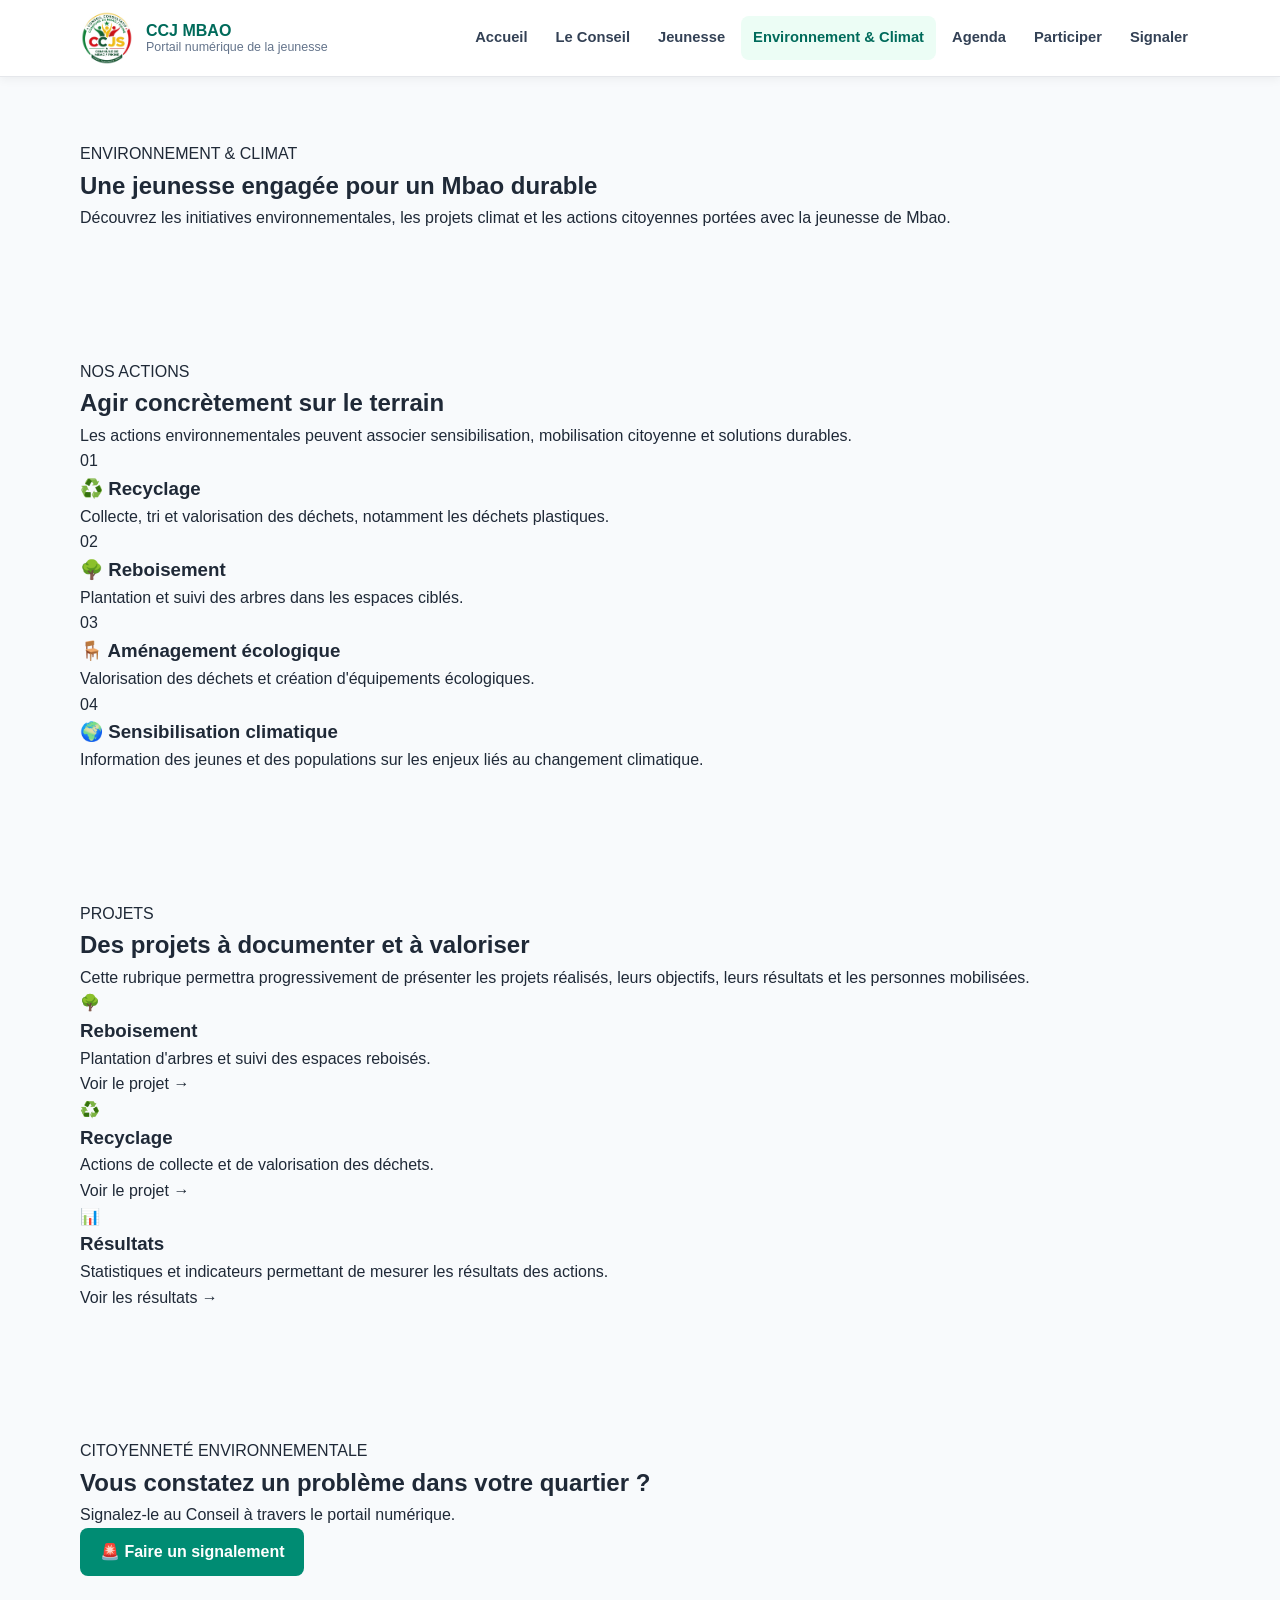
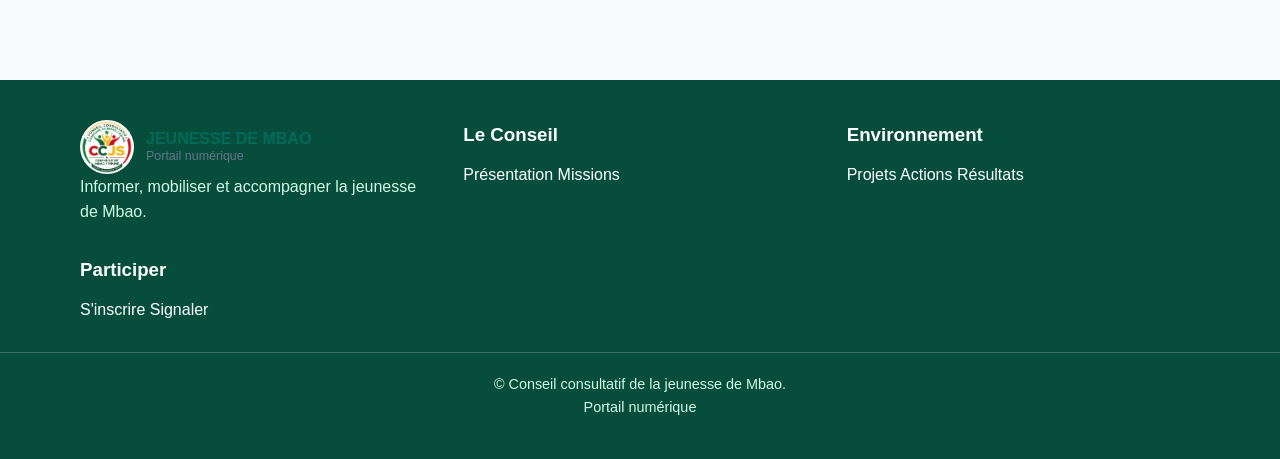
<file: environnement.html>
<!DOCTYPE html>
<html lang="fr">

<head>

    <meta charset="UTF-8">
    <meta name="viewport" content="width=device-width, initial-scale=1.0">

    <meta name="description"
          content="Actions environnementales et climat de la jeunesse de Mbao">

    <title>Environnement & Climat | Jeunesse de Mbao</title>

    <link rel="stylesheet" href="css/style.css">

    <link rel="preconnect" href="https://fonts.googleapis.com">
    <link rel="preconnect" href="https://fonts.gstatic.com" crossorigin>

    <link href="https://fonts.googleapis.com/css2?family=Inter:wght@400;500;600;700;800&family=Poppins:wght@500;600;700;800&display=swap" rel="stylesheet">

</head>


<body>

<header class="header" id="header">

    <div class="container header-container">

       <a href="index.html" class="logo">
    <img
        src="images/logo officiell CCJS MBAO.jpg"
        alt="Logo officiel du Conseil Consultatif de la Jeunesse de Mbao"
    >

    <div class="logo-text">
        <strong>CCJ MBAO</strong>
        <span>Portail numérique de la jeunesse</span>
    </div>
</a>


        <button class="menu-toggle" id="menuToggle">

            <span></span>
            <span></span>
            <span></span>

        </button>


        <nav class="navbar" id="navbar">

            <a href="index.html" class="nav-link">
                Accueil
            </a>

            <a href="conseil.html" class="nav-link">
                Le Conseil
            </a>

            <a href="jeunesse.html" class="nav-link">
                Jeunesse
            </a>

            <a href="environnement.html" class="nav-link active">
                Environnement & Climat
            </a>

            <a href="agenda.html" class="nav-link">
                Agenda
            </a>

            <a href="participer.html" class="nav-link">
                Participer
            </a>

            <a href="signalement.html" class="nav-link nav-link-action">
                Signaler
            </a>

        </nav>

    </div>

</header>


<main>


<section class="climate-section page-climate-hero">

    <div class="container">

        <div class="section-heading centered light-heading">

            <span class="section-label">
                ENVIRONNEMENT & CLIMAT
            </span>

            <h1>
                Une jeunesse engagée
                pour un Mbao durable
            </h1>

            <p>
                Découvrez les initiatives environnementales,
                les projets climat et les actions citoyennes
                portées avec la jeunesse de Mbao.
            </p>

        </div>

    </div>

</section>


<section class="section">

    <div class="container">

        <div class="section-heading centered">

            <span class="section-label">
                NOS ACTIONS
            </span>

            <h2>
                Agir concrètement sur le terrain
            </h2>

            <p>
                Les actions environnementales peuvent associer
                sensibilisation, mobilisation citoyenne et solutions durables.
            </p>

        </div>


        <div class="climate-grid">

            <article class="climate-card">

                <div class="climate-number">
                    01
                </div>

                <div>
                    <h3>♻️ Recyclage</h3>

                    <p>
                        Collecte, tri et valorisation des déchets,
                        notamment les déchets plastiques.
                    </p>
                </div>

            </article>


            <article class="climate-card">

                <div class="climate-number">
                    02
                </div>

                <div>
                    <h3>🌳 Reboisement</h3>

                    <p>
                        Plantation et suivi des arbres dans
                        les espaces ciblés.
                    </p>
                </div>

            </article>


            <article class="climate-card">

                <div class="climate-number">
                    03
                </div>

                <div>
                    <h3>🪑 Aménagement écologique</h3>

                    <p>
                        Valorisation des déchets et création
                        d'équipements écologiques.
                    </p>
                </div>

            </article>


            <article class="climate-card">

                <div class="climate-number">
                    04
                </div>

                <div>
                    <h3>🌍 Sensibilisation climatique</h3>

                    <p>
                        Information des jeunes et des populations
                        sur les enjeux liés au changement climatique.
                    </p>
                </div>

            </article>

        </div>

    </div>

</section>


<section class="section section-light">

    <div class="container">

        <div class="section-heading">

            <span class="section-label">
                PROJETS
            </span>

            <h2>
                Des projets à documenter et à valoriser
            </h2>

            <p>
                Cette rubrique permettra progressivement de présenter
                les projets réalisés, leurs objectifs, leurs résultats
                et les personnes mobilisées.
            </p>

        </div>


        <div class="feature-grid">

            <article class="feature-card">

                <div class="feature-icon">
                    🌳
                </div>

                <h3>
                    Reboisement
                </h3>

                <p>
                    Plantation d'arbres et suivi des espaces reboisés.
                </p>

                <a href="#">
                    Voir le projet →
                </a>

            </article>


            <article class="feature-card">

                <div class="feature-icon">
                    ♻️
                </div>

                <h3>
                    Recyclage
                </h3>

                <p>
                    Actions de collecte et de valorisation des déchets.
                </p>

                <a href="#">
                    Voir le projet →
                </a>

            </article>


            <article class="feature-card">

                <div class="feature-icon">
                    📊
                </div>

                <h3>
                    Résultats
                </h3>

                <p>
                    Statistiques et indicateurs permettant de mesurer
                    les résultats des actions.
                </p>

                <a href="#">
                    Voir les résultats →
                </a>

            </article>

        </div>

    </div>

</section>


<section class="participate-section">

    <div class="container participate-content">

        <div>

            <span class="section-label">
                CITOYENNETÉ ENVIRONNEMENTALE
            </span>

            <h2>
                Vous constatez un problème
                dans votre quartier ?
            </h2>

            <p>
                Signalez-le au Conseil à travers le portail numérique.
            </p>

        </div>


        <div>

            <a href="signalement.html" class="btn btn-primary">
                🚨 Faire un signalement
            </a>

        </div>

    </div>

</section>


</main>


<footer class="footer">

    <div class="container footer-grid">

        <div class="footer-brand">

            <div class="logo footer-logo">

                   <div class="logo-image">
        <img src="images/logo officiell CCJS MBAO.jpg"
             alt="Logo du Conseil Consultatif de la Jeunesse de Mbao">
    </div>

    <div class="logo-text">
        <strong>JEUNESSE DE MBAO</strong>
        <span>Portail numérique</span>
    </div>

            </div>

            <p>
                Informer, mobiliser et accompagner la jeunesse
                de Mbao.
            </p>

        </div>


        <div class="footer-column">

            <h3>Le Conseil</h3>

            <a href="conseil.html">
                Présentation
            </a>

            <a href="conseil.html">
                Missions
            </a>

        </div>


        <div class="footer-column">

            <h3>Environnement</h3>

            <a href="environnement.html">
                Projets
            </a>

            <a href="environnement.html">
                Actions
            </a>

            <a href="environnement.html">
                Résultats
            </a>

        </div>


        <div class="footer-column">

            <h3>Participer</h3>

            <a href="participer.html">
                S'inscrire
            </a>

            <a href="signalement.html">
                Signaler
            </a>

        </div>

    </div>


    <div class="footer-bottom">

        <div class="container">

            <p>
                © <span id="currentYear"></span>
                Conseil consultatif de la jeunesse de Mbao.
            </p>

            <p>
                Portail numérique
            </p>

        </div>

    </div>

</footer>


<script src="js/app.js"></script>

</body>
</html>
</file>
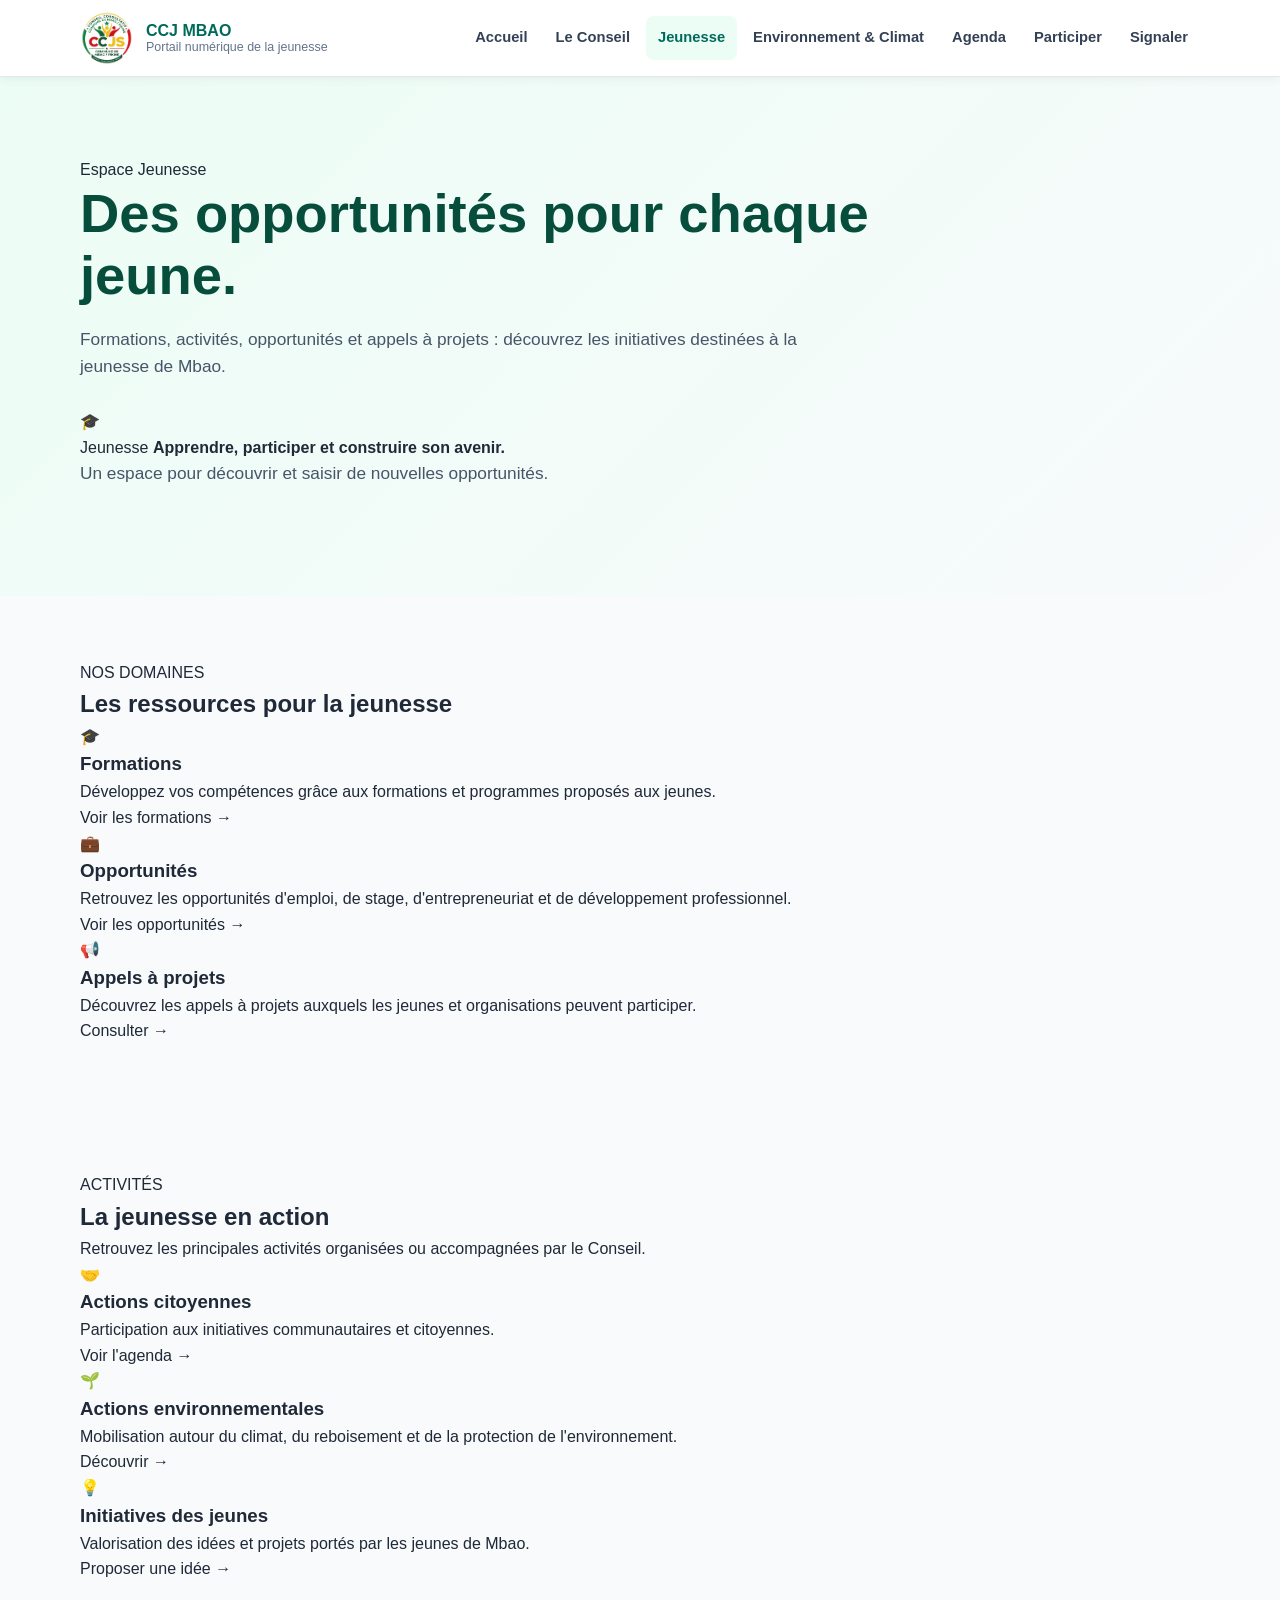
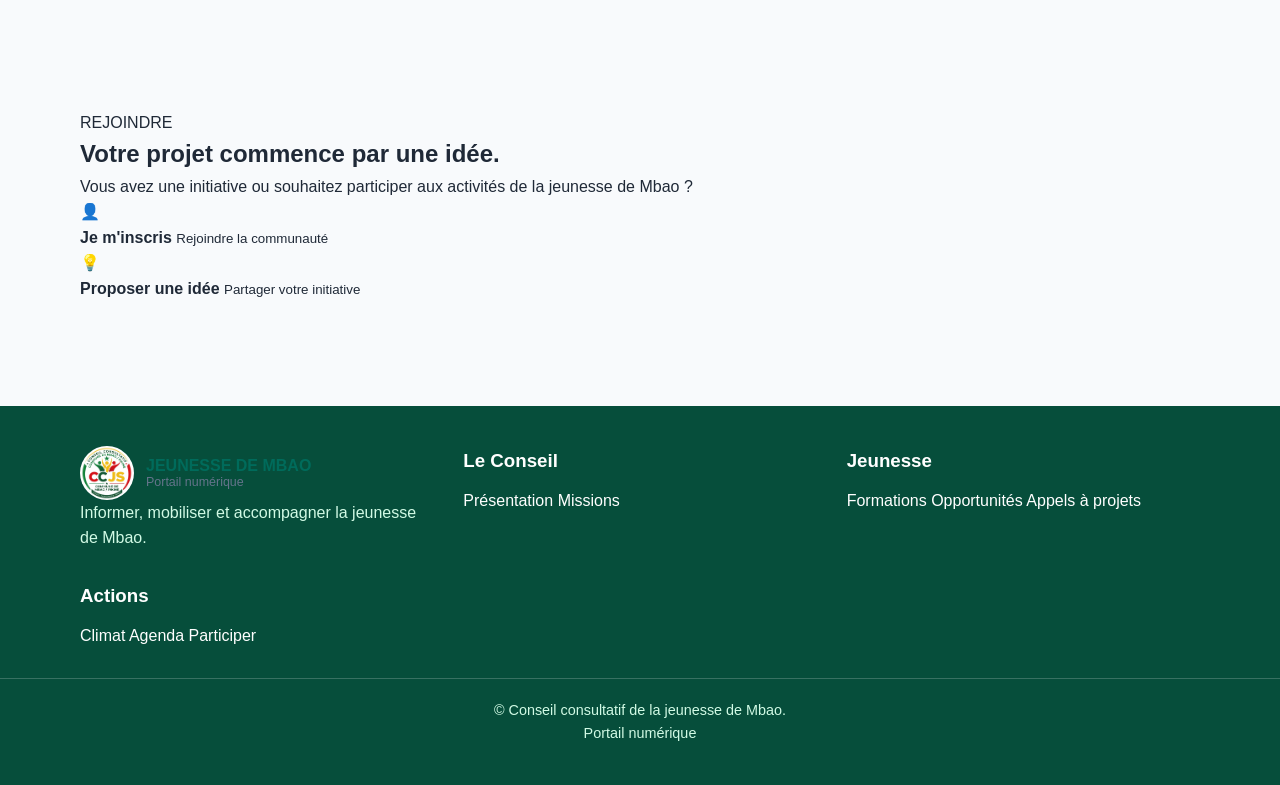
<file: jeunesse.html>
<!DOCTYPE html>
<html lang="fr">
<head>

    <meta charset="UTF-8">
    <meta name="viewport" content="width=device-width, initial-scale=1.0">

    <meta name="description"
          content="Activités, formations et opportunités pour la jeunesse de Mbao">

    <title>Jeunesse | Jeunesse de Mbao</title>

    <link rel="stylesheet" href="css/style.css">

    <link rel="preconnect" href="https://fonts.googleapis.com">
    <link rel="preconnect" href="https://fonts.gstatic.com" crossorigin>

    <link href="https://fonts.googleapis.com/css2?family=Inter:wght@400;500;600;700;800&family=Poppins:wght@500;600;700;800&display=swap" rel="stylesheet">

</head>

<body>

<header class="header" id="header">

    <div class="container header-container">

        <a href="index.html" class="logo">
    <img
        src="images/logo officiell CCJS MBAO.jpg"
        alt="Logo officiel du Conseil Consultatif de la Jeunesse de Mbao"
    >

    <div class="logo-text">
        <strong>CCJ MBAO</strong>
        <span>Portail numérique de la jeunesse</span>
    </div>
</a>

        <button class="menu-toggle" id="menuToggle">
            <span></span>
            <span></span>
            <span></span>
        </button>

        <nav class="navbar" id="navbar">

            <a href="index.html" class="nav-link">
                Accueil
            </a>

            <a href="conseil.html" class="nav-link">
                Le Conseil
            </a>

            <a href="jeunesse.html" class="nav-link active">
                Jeunesse
            </a>

            <a href="environnement.html" class="nav-link">
                Environnement & Climat
            </a>

            <a href="agenda.html" class="nav-link">
                Agenda
            </a>

            <a href="participer.html" class="nav-link">
                Participer
            </a>

            <a href="signalement.html" class="nav-link nav-link-action">
                Signaler
            </a>

        </nav>

    </div>

</header>


<main>

<section class="hero page-hero">

    <div class="container hero-container">

        <div class="hero-content">

            <div class="hero-badge">
                <span class="badge-dot"></span>
                Espace Jeunesse
            </div>

            <h1>
                Des opportunités
                <span>pour chaque jeune.</span>
            </h1>

            <p class="hero-description">
                Formations, activités, opportunités et appels à projets :
                découvrez les initiatives destinées à la jeunesse de Mbao.
            </p>

        </div>

        <div class="hero-card">

            <div class="hero-card-icon">
                🎓
            </div>

            <span>Jeunesse</span>

            <strong>
                Apprendre, participer et construire son avenir.
            </strong>

            <p>
                Un espace pour découvrir et saisir de nouvelles opportunités.
            </p>

        </div>

    </div>

</section>


<section class="section">

    <div class="container">

        <div class="section-heading centered">

            <span class="section-label">
                NOS DOMAINES
            </span>

            <h2>
                Les ressources pour la jeunesse
            </h2>

        </div>


        <div class="feature-grid">

            <article class="feature-card">

                <div class="feature-icon">
                    🎓
                </div>

                <h3>
                    Formations
                </h3>

                <p>
                    Développez vos compétences grâce aux formations
                    et programmes proposés aux jeunes.
                </p>

                <a href="#">
                    Voir les formations →
                </a>

            </article>


            <article class="feature-card">

                <div class="feature-icon">
                    💼
                </div>

                <h3>
                    Opportunités
                </h3>

                <p>
                    Retrouvez les opportunités d'emploi, de stage,
                    d'entrepreneuriat et de développement professionnel.
                </p>

                <a href="#">
                    Voir les opportunités →
                </a>

            </article>


            <article class="feature-card">

                <div class="feature-icon">
                    📢
                </div>

                <h3>
                    Appels à projets
                </h3>

                <p>
                    Découvrez les appels à projets auxquels les jeunes
                    et organisations peuvent participer.
                </p>

                <a href="#">
                    Consulter →
                </a>

            </article>

        </div>

    </div>

</section>


<section class="section section-light">

    <div class="container">

        <div class="section-heading">

            <span class="section-label">
                ACTIVITÉS
            </span>

            <h2>
                La jeunesse en action
            </h2>

            <p>
                Retrouvez les principales activités organisées
                ou accompagnées par le Conseil.
            </p>

        </div>


        <div class="opportunity-grid">

            <article class="opportunity-card">
                <span class="opportunity-icon">🤝</span>

                <h3>
                    Actions citoyennes
                </h3>

                <p>
                    Participation aux initiatives communautaires
                    et citoyennes.
                </p>

                <a href="agenda.html">
                    Voir l'agenda →
                </a>
            </article>


            <article class="opportunity-card">
                <span class="opportunity-icon">🌱</span>

                <h3>
                    Actions environnementales
                </h3>

                <p>
                    Mobilisation autour du climat, du reboisement
                    et de la protection de l'environnement.
                </p>

                <a href="environnement.html">
                    Découvrir →
                </a>
            </article>


            <article class="opportunity-card">
                <span class="opportunity-icon">💡</span>

                <h3>
                    Initiatives des jeunes
                </h3>

                <p>
                    Valorisation des idées et projets portés
                    par les jeunes de Mbao.
                </p>

                <a href="participer.html">
                    Proposer une idée →
                </a>
            </article>

        </div>

    </div>

</section>


<section class="participate-section">

    <div class="container participate-content">

        <div>

            <span class="section-label">
                REJOINDRE
            </span>

            <h2>
                Votre projet commence
                par une idée.
            </h2>

            <p>
                Vous avez une initiative ou souhaitez participer
                aux activités de la jeunesse de Mbao ?
            </p>

        </div>


        <div class="participate-actions">

            <a href="participer.html" class="participate-button">
                <span>👤</span>

                <div>
                    <strong>Je m'inscris</strong>
                    <small>Rejoindre la communauté</small>
                </div>
            </a>


            <a href="participer.html" class="participate-button">
                <span>💡</span>

                <div>
                    <strong>Proposer une idée</strong>
                    <small>Partager votre initiative</small>
                </div>
            </a>

        </div>

    </div>

</section>


</main>


<footer class="footer">

    <div class="container footer-grid">

        <div class="footer-brand">

            <div class="logo footer-logo">
               
                    <div class="logo-image">
        <img src="images/logo officiell CCJS MBAO.jpg"
             alt="Logo du Conseil Consultatif de la Jeunesse de Mbao">
    </div>

    <div class="logo-text">
        <strong>JEUNESSE DE MBAO</strong>
        <span>Portail numérique</span>
    </div>


            </div>

            <p>
                Informer, mobiliser et accompagner la jeunesse
                de Mbao.
            </p>

        </div>

        <div class="footer-column">
            <h3>Le Conseil</h3>
            <a href="conseil.html">Présentation</a>
            <a href="conseil.html">Missions</a>
        </div>

        <div class="footer-column">
            <h3>Jeunesse</h3>
            <a href="jeunesse.html">Formations</a>
            <a href="jeunesse.html">Opportunités</a>
            <a href="jeunesse.html">Appels à projets</a>
        </div>

        <div class="footer-column">
            <h3>Actions</h3>
            <a href="environnement.html">Climat</a>
            <a href="agenda.html">Agenda</a>
            <a href="participer.html">Participer</a>
        </div>

    </div>


    <div class="footer-bottom">

        <div class="container">

            <p>
                © <span id="currentYear"></span>
                Conseil consultatif de la jeunesse de Mbao.
            </p>

            <p>
                Portail numérique
            </p>

        </div>

    </div>

</footer>


<script src="js/app.js"></script>

</body>
</html>
</file>
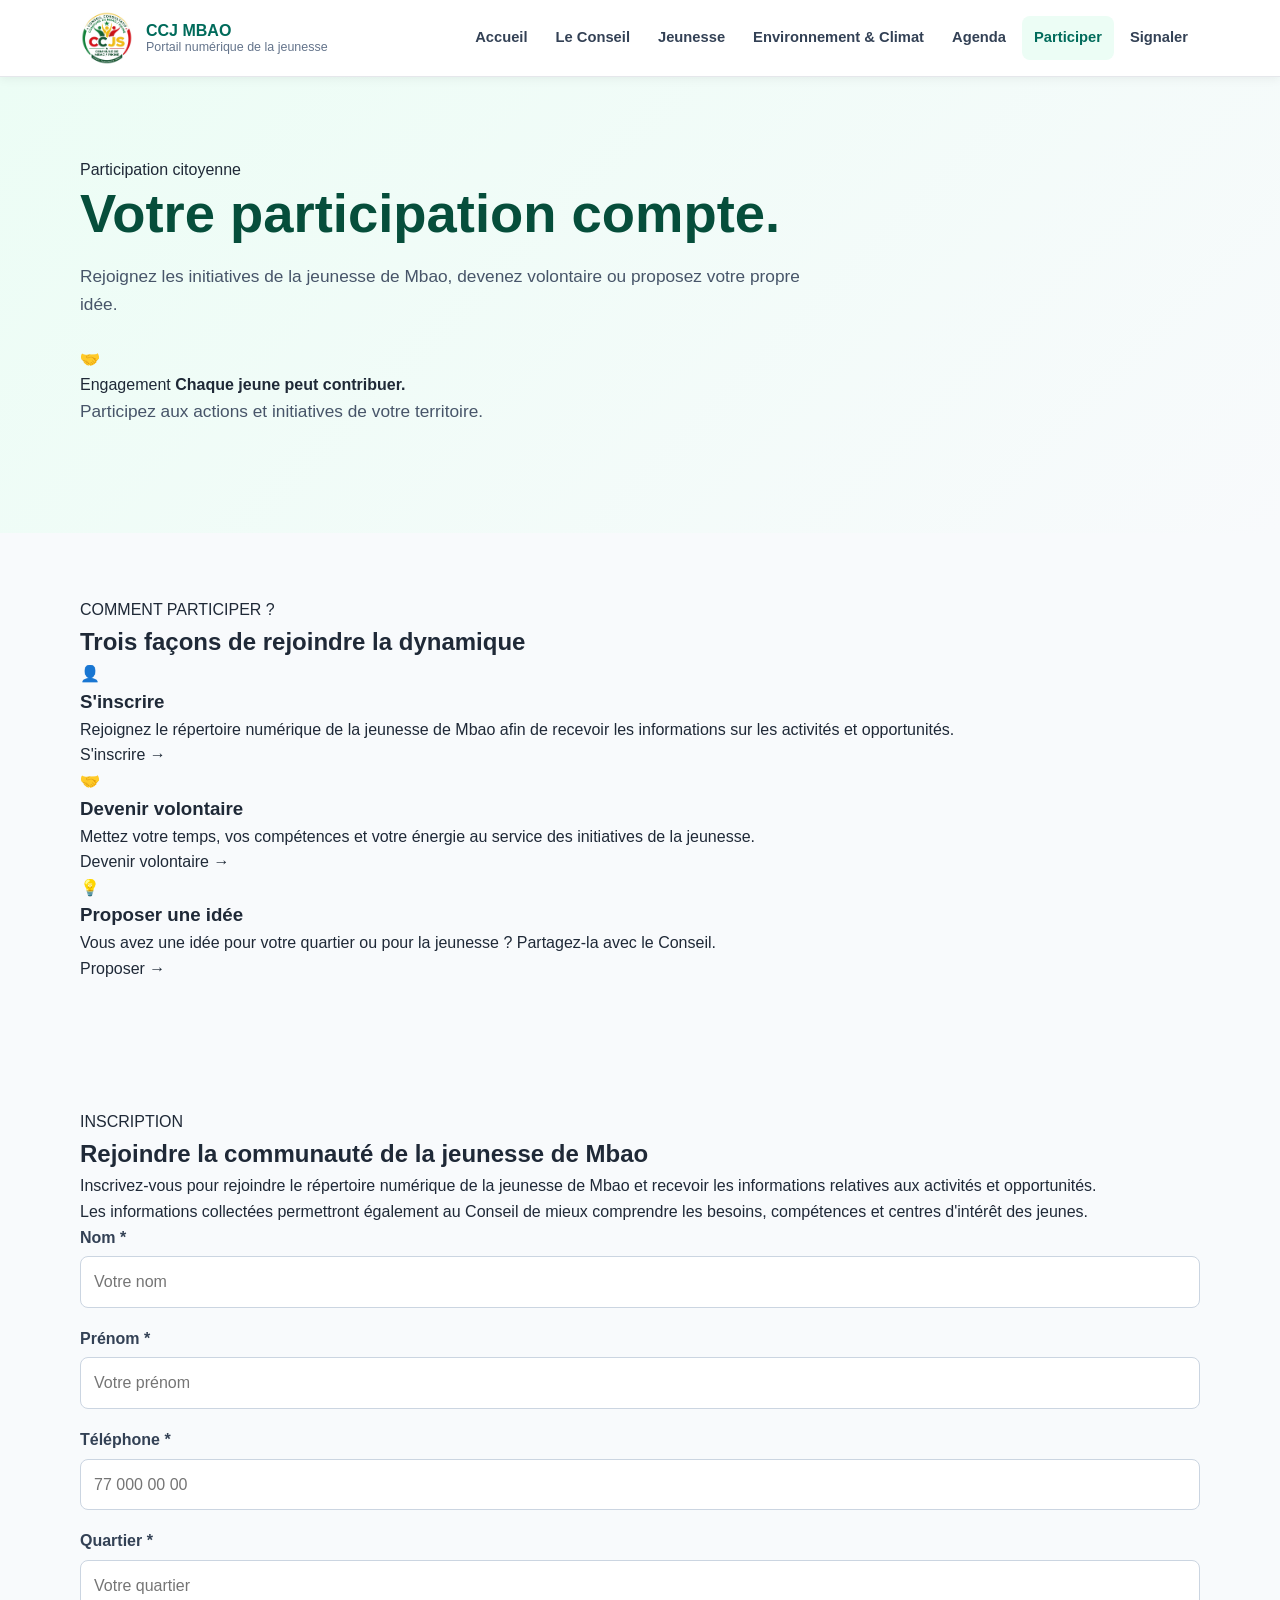
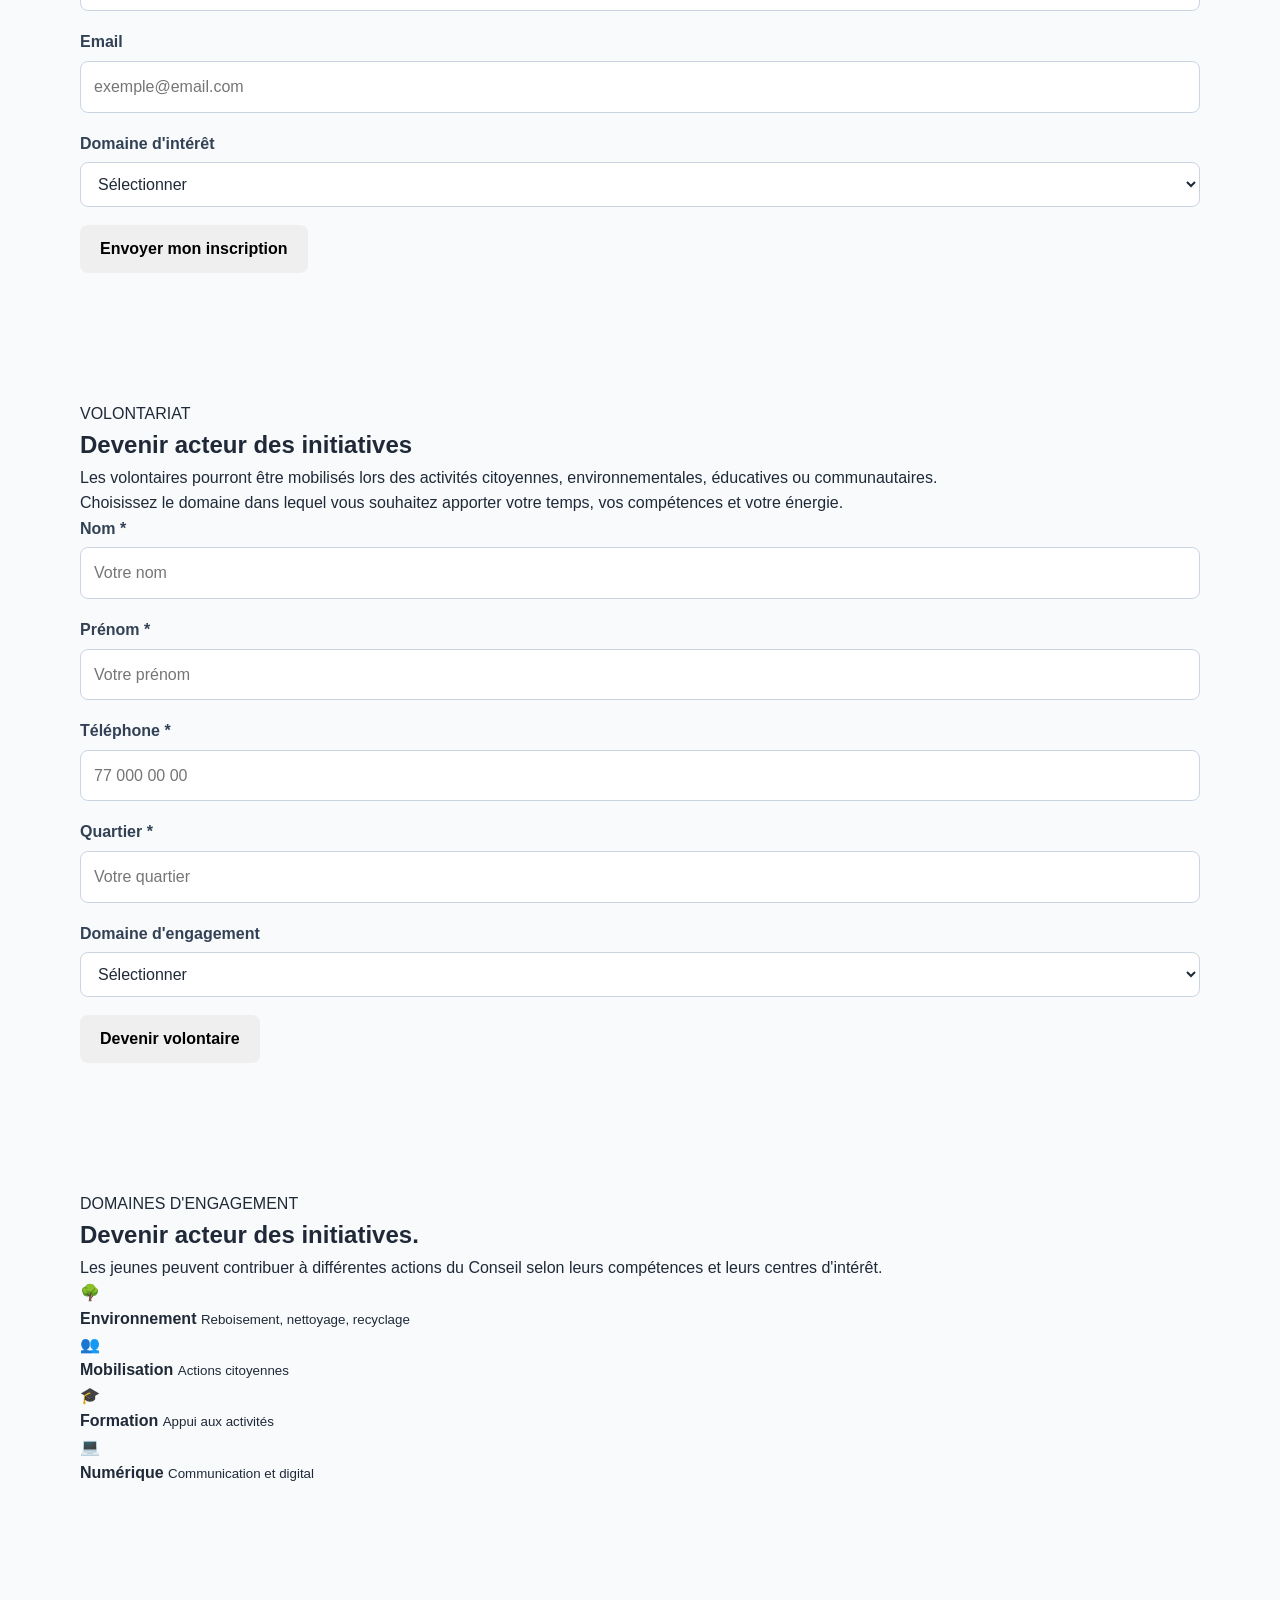
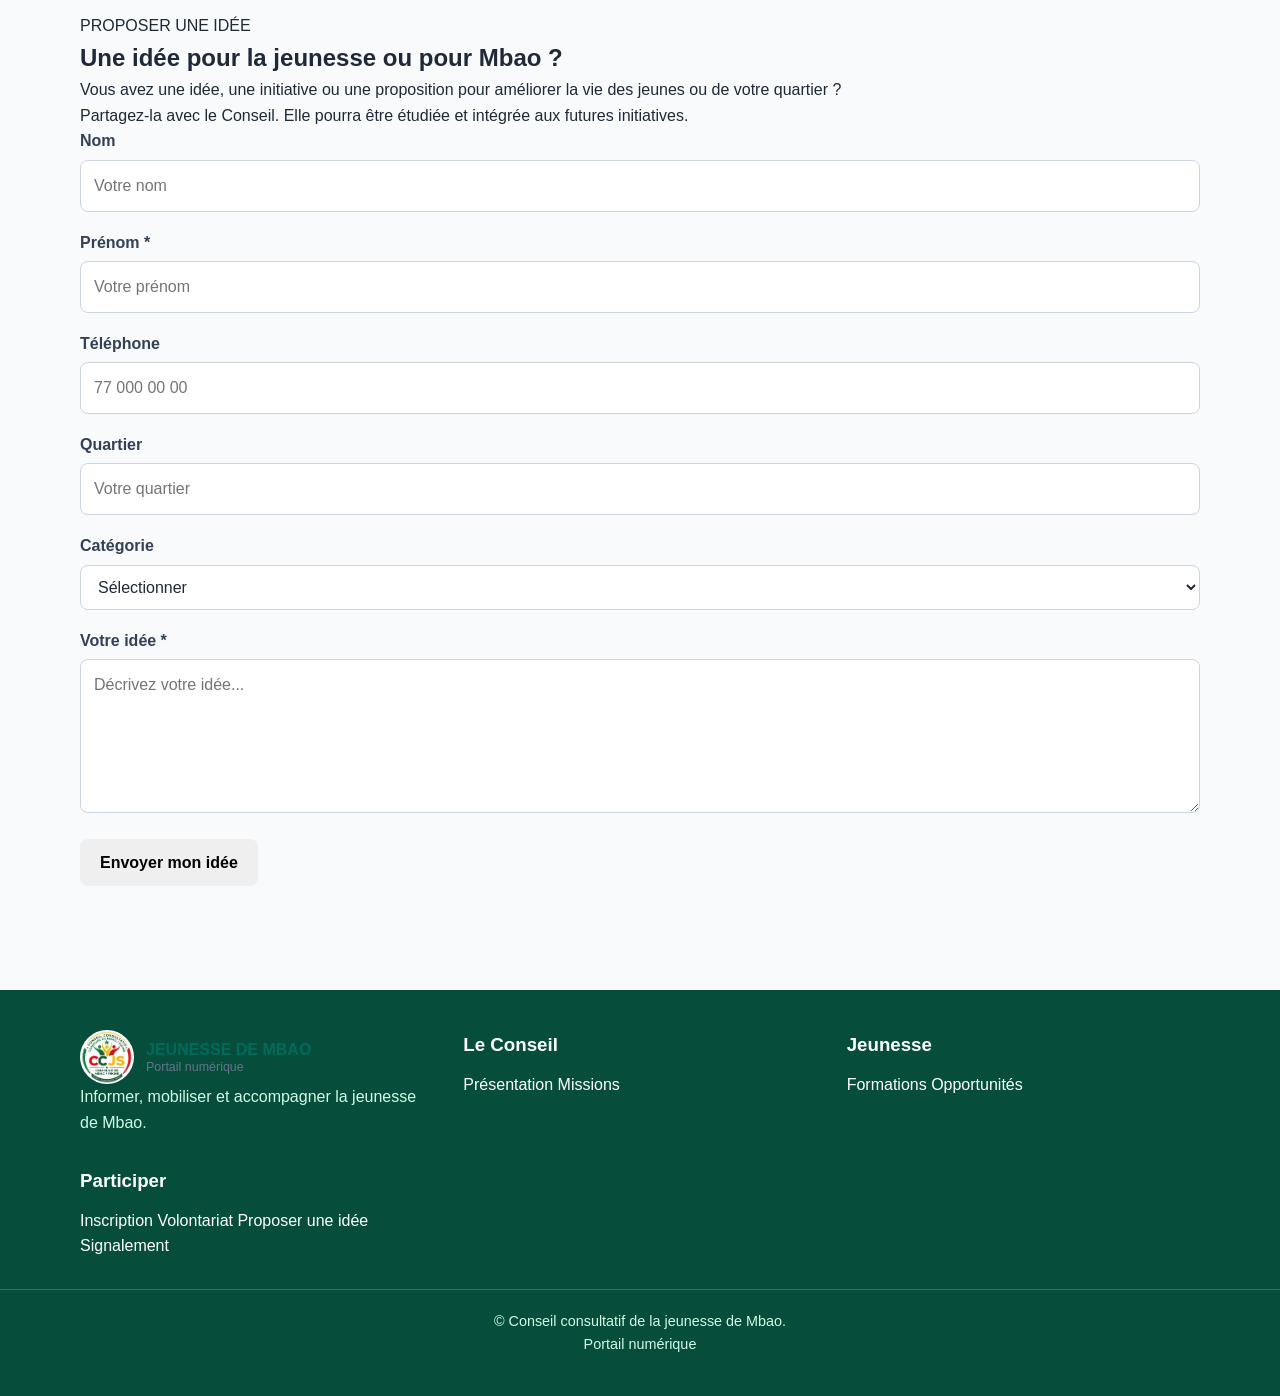
<file: participer.html>
<!DOCTYPE html>
<html lang="fr">

<head>

    <meta charset="UTF-8">
    <meta name="viewport" content="width=device-width, initial-scale=1.0">

    <meta name="description"
          content="Participer aux initiatives de la jeunesse de Mbao">

    <title>Participer | Jeunesse de Mbao</title>

    <link rel="stylesheet" href="css/style.css">

    <link rel="preconnect" href="https://fonts.googleapis.com">
    <link rel="preconnect" href="https://fonts.gstatic.com" crossorigin>

    <link
        href="https://fonts.googleapis.com/css2?family=Inter:wght@400;500;600;700;800&family=Poppins:wght@500;600;700;800&display=swap"
        rel="stylesheet">

</head>


<body>


<!-- =====================================================
     HEADER
===================================================== -->

<header class="header" id="header">

    <div class="container header-container">

         <a href="index.html" class="logo">
            <img src="images/logo officiell CCJS MBAO.jpg" alt="CCJ Mbao">
            <div class="logo-text">
                <strong>CCJ MBAO</strong>
                <span>Portail numérique de la jeunesse</span>
            </div>
        </a>


        <button class="menu-toggle" id="menuToggle">

            <span></span>
            <span></span>
            <span></span>

        </button>


        <nav class="navbar" id="navbar">

            <a href="index.html" class="nav-link">
                Accueil
            </a>

            <a href="conseil.html" class="nav-link">
                Le Conseil
            </a>

            <a href="jeunesse.html" class="nav-link">
                Jeunesse
            </a>

            <a href="environnement.html" class="nav-link">
                Environnement & Climat
            </a>

            <a href="agenda.html" class="nav-link">
                Agenda
            </a>

            <a href="participer.html" class="nav-link active">
                Participer
            </a>

            <a href="signalement.html" class="nav-link nav-link-action">
                Signaler
            </a>

        </nav>

    </div>

</header>



<!-- =====================================================
     CONTENU PRINCIPAL
===================================================== -->

<main>


<!-- =====================================================
     HERO
===================================================== -->

<section class="hero page-hero">

    <div class="container hero-container">


        <div class="hero-content">

            <div class="hero-badge">

                <span class="badge-dot"></span>

                Participation citoyenne

            </div>


            <h1>

                Votre participation
                <span>compte.</span>

            </h1>


            <p class="hero-description">

                Rejoignez les initiatives de la jeunesse de Mbao,
                devenez volontaire ou proposez votre propre idée.

            </p>

        </div>



        <div class="hero-card">

            <div class="hero-card-icon">
                🤝
            </div>

            <span>
                Engagement
            </span>

            <strong>
                Chaque jeune peut contribuer.
            </strong>

            <p>
                Participez aux actions et initiatives de votre territoire.
            </p>

        </div>

    </div>

</section>



<!-- =====================================================
     TROIS FAÇONS DE PARTICIPER
===================================================== -->

<section class="section">

    <div class="container">


        <div class="section-heading centered">

            <span class="section-label">
                COMMENT PARTICIPER ?
            </span>

            <h2>
                Trois façons de rejoindre la dynamique
            </h2>

        </div>



        <div class="feature-grid">


            <!-- INSCRIPTION -->

            <article class="feature-card">

                <div class="feature-icon">
                    👤
                </div>

                <h3>
                    S'inscrire
                </h3>

                <p>

                    Rejoignez le répertoire numérique de la jeunesse
                    de Mbao afin de recevoir les informations sur
                    les activités et opportunités.

                </p>

                <a href="#inscription">

                    S'inscrire →

                </a>

            </article>



            <!-- VOLONTAIRE -->

            <article class="feature-card">

                <div class="feature-icon">
                    🤝
                </div>

                <h3>
                    Devenir volontaire
                </h3>

                <p>

                    Mettez votre temps, vos compétences et votre énergie
                    au service des initiatives de la jeunesse.

                </p>

                <a href="#volontaire">

                    Devenir volontaire →

                </a>

            </article>



            <!-- IDEE -->

            <article class="feature-card">

                <div class="feature-icon">
                    💡
                </div>

                <h3>
                    Proposer une idée
                </h3>

                <p>

                    Vous avez une idée pour votre quartier ou pour
                    la jeunesse ? Partagez-la avec le Conseil.

                </p>

                <a href="#idee">

                    Proposer →

                </a>

            </article>


        </div>

    </div>

</section>



<!-- =====================================================
     1. FORMULAIRE INSCRIPTION
===================================================== -->

<section class="section section-light" id="inscription">

    <div class="container two-columns">


        <!-- TEXTE -->

        <div class="section-heading">

            <span class="section-label">
                INSCRIPTION
            </span>

            <h2>
                Rejoindre la communauté
                de la jeunesse de Mbao
            </h2>

            <p>

                Inscrivez-vous pour rejoindre le répertoire
                numérique de la jeunesse de Mbao et recevoir
                les informations relatives aux activités
                et opportunités.

            </p>

            <p>

                Les informations collectées permettront également
                au Conseil de mieux comprendre les besoins,
                compétences et centres d'intérêt des jeunes.

            </p>

        </div>



        <!-- FORMULAIRE -->

        <form id="inscriptionForm">


            <div class="form-group">

                <label for="inscriptionNom">
                    Nom *
                </label>

                <input
                    type="text"
                    id="inscriptionNom"
                    required
                    placeholder="Votre nom"
                >

            </div>



            <div class="form-group">

                <label for="inscriptionPrenom">
                    Prénom *
                </label>

                <input
                    type="text"
                    id="inscriptionPrenom"
                    required
                    placeholder="Votre prénom"
                >

            </div>



            <div class="form-group">

                <label for="inscriptionTelephone">
                    Téléphone *
                </label>

                <input
                    type="tel"
                    id="inscriptionTelephone"
                    required
                    placeholder="77 000 00 00"
                >

            </div>



            <div class="form-group">

                <label for="inscriptionQuartier">
                    Quartier *
                </label>

                <input
                    type="text"
                    id="inscriptionQuartier"
                    required
                    placeholder="Votre quartier"
                >

            </div>



            <div class="form-group">

                <label for="inscriptionEmail">
                    Email
                </label>

                <input
                    type="email"
                    id="inscriptionEmail"
                    placeholder="exemple@email.com"
                >

            </div>



            <div class="form-group">

                <label for="inscriptionDomaine">
                    Domaine d'intérêt
                </label>

                <select id="inscriptionDomaine">

                    <option value="">
                        Sélectionner
                    </option>

                    <option value="Environnement">
                        Environnement
                    </option>

                    <option value="Climat">
                        Climat
                    </option>

                    <option value="Numérique">
                        Numérique
                    </option>

                    <option value="Éducation">
                        Éducation
                    </option>

                    <option value="Entrepreneuriat">
                        Entrepreneuriat
                    </option>

                    <option value="Culture">
                        Culture
                    </option>

                    <option value="Sport">
                        Sport
                    </option>

                    <option value="Autre">
                        Autre
                    </option>

                </select>

            </div>



            <input
                type="hidden"
                id="inscriptionVolontaire"
                value="Non"
            >



            <button type="submit" class="btn">

                Envoyer mon inscription

            </button>



            <div
                id="inscriptionMessage"
                class="form-message"
                style="display:none;"
            ></div>


        </form>

    </div>

</section>



<!-- =====================================================
     2. FORMULAIRE VOLONTAIRE
===================================================== -->

<section class="section" id="volontaire">

    <div class="container two-columns">


        <!-- TEXTE -->

        <div class="section-heading">

            <span class="section-label">
                VOLONTARIAT
            </span>

            <h2>
                Devenir acteur des initiatives
            </h2>

            <p>

                Les volontaires pourront être mobilisés lors
                des activités citoyennes, environnementales,
                éducatives ou communautaires.

            </p>

            <p>

                Choisissez le domaine dans lequel vous souhaitez
                apporter votre temps, vos compétences et votre énergie.

            </p>

        </div>



        <!-- FORMULAIRE VOLONTAIRE -->

        <form id="volontaireForm">


            <div class="form-group">

                <label for="volontaireNom">
                    Nom *
                </label>

                <input
                    type="text"
                    id="volontaireNom"
                    required
                    placeholder="Votre nom"
                >

            </div>



            <div class="form-group">

                <label for="volontairePrenom">
                    Prénom *
                </label>

                <input
                    type="text"
                    id="volontairePrenom"
                    required
                    placeholder="Votre prénom"
                >

            </div>



            <div class="form-group">

                <label for="volontaireTelephone">
                    Téléphone *
                </label>

                <input
                    type="tel"
                    id="volontaireTelephone"
                    required
                    placeholder="77 000 00 00"
                >

            </div>



            <div class="form-group">

                <label for="volontaireQuartier">
                    Quartier *
                </label>

                <input
                    type="text"
                    id="volontaireQuartier"
                    required
                    placeholder="Votre quartier"
                >

            </div>



            <div class="form-group">

                <label for="volontaireDomaine">
                    Domaine d'engagement
                </label>

                <select id="volontaireDomaine">

                    <option value="">
                        Sélectionner
                    </option>

                    <option value="Environnement">
                        Environnement
                    </option>

                    <option value="Climat">
                        Climat
                    </option>

                    <option value="Reboisement">
                        Reboisement
                    </option>

                    <option value="Nettoyage">
                        Nettoyage
                    </option>

                    <option value="Sensibilisation">
                        Sensibilisation
                    </option>

                    <option value="Communication">
                        Communication
                    </option>

                    <option value="Organisation">
                        Organisation
                    </option>

                    <option value="Numérique">
                        Numérique
                    </option>

                </select>

            </div>



            <button type="submit" class="btn">

                Devenir volontaire

            </button>



            <div
                id="volontaireMessage"
                class="form-message"
                style="display:none;"
            ></div>


        </form>

    </div>

</section>



<!-- =====================================================
     DOMAINES DE VOLONTARIAT
===================================================== -->

<section class="participate-section">

    <div class="container participate-content">


        <div>

            <span class="section-label">
                DOMAINES D'ENGAGEMENT
            </span>

            <h2>
                Devenir acteur des initiatives.
            </h2>

            <p>

                Les jeunes peuvent contribuer à différentes
                actions du Conseil selon leurs compétences
                et leurs centres d'intérêt.

            </p>

        </div>



        <div class="participate-actions">


            <a href="#volontaire" class="participate-button">

                <span>🌳</span>

                <div>

                    <strong>
                        Environnement
                    </strong>

                    <small>
                        Reboisement, nettoyage, recyclage
                    </small>

                </div>

            </a>



            <a href="#volontaire" class="participate-button">

                <span>👥</span>

                <div>

                    <strong>
                        Mobilisation
                    </strong>

                    <small>
                        Actions citoyennes
                    </small>

                </div>

            </a>



            <a href="#volontaire" class="participate-button">

                <span>🎓</span>

                <div>

                    <strong>
                        Formation
                    </strong>

                    <small>
                        Appui aux activités
                    </small>

                </div>

            </a>



            <a href="#volontaire" class="participate-button">

                <span>💻</span>

                <div>

                    <strong>
                        Numérique
                    </strong>

                    <small>
                        Communication et digital
                    </small>

                </div>

            </a>


        </div>

    </div>

</section>



<!-- =====================================================
     3. FORMULAIRE PROPOSER UNE IDÉE
===================================================== -->

<section class="section section-light" id="idee">

    <div class="container two-columns">


        <!-- TEXTE -->

        <div class="section-heading">

            <span class="section-label">
                PROPOSER UNE IDÉE
            </span>

            <h2>
                Une idée pour la jeunesse
                ou pour Mbao ?
            </h2>

            <p>

                Vous avez une idée, une initiative ou une proposition
                pour améliorer la vie des jeunes ou de votre quartier ?

            </p>

            <p>

                Partagez-la avec le Conseil. Elle pourra être étudiée
                et intégrée aux futures initiatives.

            </p>

        </div>



        <!-- FORMULAIRE IDÉE -->

        <form id="ideeForm">


            <div class="form-group">

                <label for="ideeNom">
                    Nom
                </label>

                <input
                    type="text"
                    id="ideeNom"
                    placeholder="Votre nom"
                >

            </div>


             <div class="form-group">

                <label for="volontairePrenom">
                    Prénom *
                </label>

                <input
                    type="text"
                    id="volontairePrenom"
                    required
                    placeholder="Votre prénom"
                >

            </div>



            <div class="form-group">

                <label for="ideeTelephone">
                    Téléphone
                </label>

                <input
                    type="tel"
                    id="ideeTelephone"
                    placeholder="77 000 00 00"
                >

            </div>



            <div class="form-group">

                <label for="ideeQuartier">
                    Quartier
                </label>

                <input
                    type="text"
                    id="ideeQuartier"
                    placeholder="Votre quartier"
                >

            </div>



            <div class="form-group">

                <label for="ideeCategorie">
                    Catégorie
                </label>

                <select id="ideeCategorie">

                    <option value="">
                        Sélectionner
                    </option>

                    <option value="Environnement">
                        Environnement
                    </option>

                    <option value="Climat">
                        Climat
                    </option>

                    <option value="Jeunesse">
                        Jeunesse
                    </option>

                    <option value="Formation">
                        Formation
                    </option>

                    <option value="Culture">
                        Culture
                    </option>

                    <option value="Sport">
                        Sport
                    </option>

                    <option value="Numérique">
                        Numérique
                    </option>

                    <option value="Autre">
                        Autre
                    </option>

                </select>

            </div>



            <div class="form-group">

                <label for="ideeTexte">
                    Votre idée *
                </label>

                <textarea
                    id="ideeTexte"
                    rows="5"
                    required
                    placeholder="Décrivez votre idée..."
                ></textarea>

            </div>



            <button type="submit" class="btn">

                Envoyer mon idée

            </button>



            <div
                id="ideeMessage"
                class="form-message"
                style="display:none;"
            ></div>


        </form>

    </div>

</section>



</main>



<!-- =====================================================
     FOOTER
===================================================== -->

<footer class="footer">

    <div class="container footer-grid">


        <div class="footer-brand">

            <div class="logo footer-logo">

                    <div class="logo-image">
        <img src="images/logo officiell CCJS MBAO.jpg"
             alt="Logo du Conseil Consultatif de la Jeunesse de Mbao">
    </div>

    <div class="logo-text">
        <strong>JEUNESSE DE MBAO</strong>
        <span>Portail numérique</span>
    </div>

            </div>


            <p>

                Informer, mobiliser et accompagner la jeunesse
                de Mbao.

            </p>

        </div>



        <div class="footer-column">

            <h3>
                Le Conseil
            </h3>

            <a href="conseil.html">
                Présentation
            </a>

            <a href="conseil.html">
                Missions
            </a>

        </div>



        <div class="footer-column">

            <h3>
                Jeunesse
            </h3>

            <a href="jeunesse.html">
                Formations
            </a>

            <a href="jeunesse.html">
                Opportunités
            </a>

        </div>



        <div class="footer-column">

            <h3>
                Participer
            </h3>

            <a href="#inscription">
                Inscription
            </a>

            <a href="#volontaire">
                Volontariat
            </a>

            <a href="#idee">
                Proposer une idée
            </a>

            <a href="signalement.html">
                Signalement
            </a>

        </div>


    </div>



    <div class="footer-bottom">

        <div class="container">

            <p>

                © <span id="currentYear"></span>
                Conseil consultatif de la jeunesse de Mbao.

            </p>

            <p>
                Portail numérique
            </p>

        </div>

    </div>

</footer>



<!-- =====================================================
     JAVASCRIPT
===================================================== -->

<script src="js/app.js"></script>


</body>

</html>
</file>
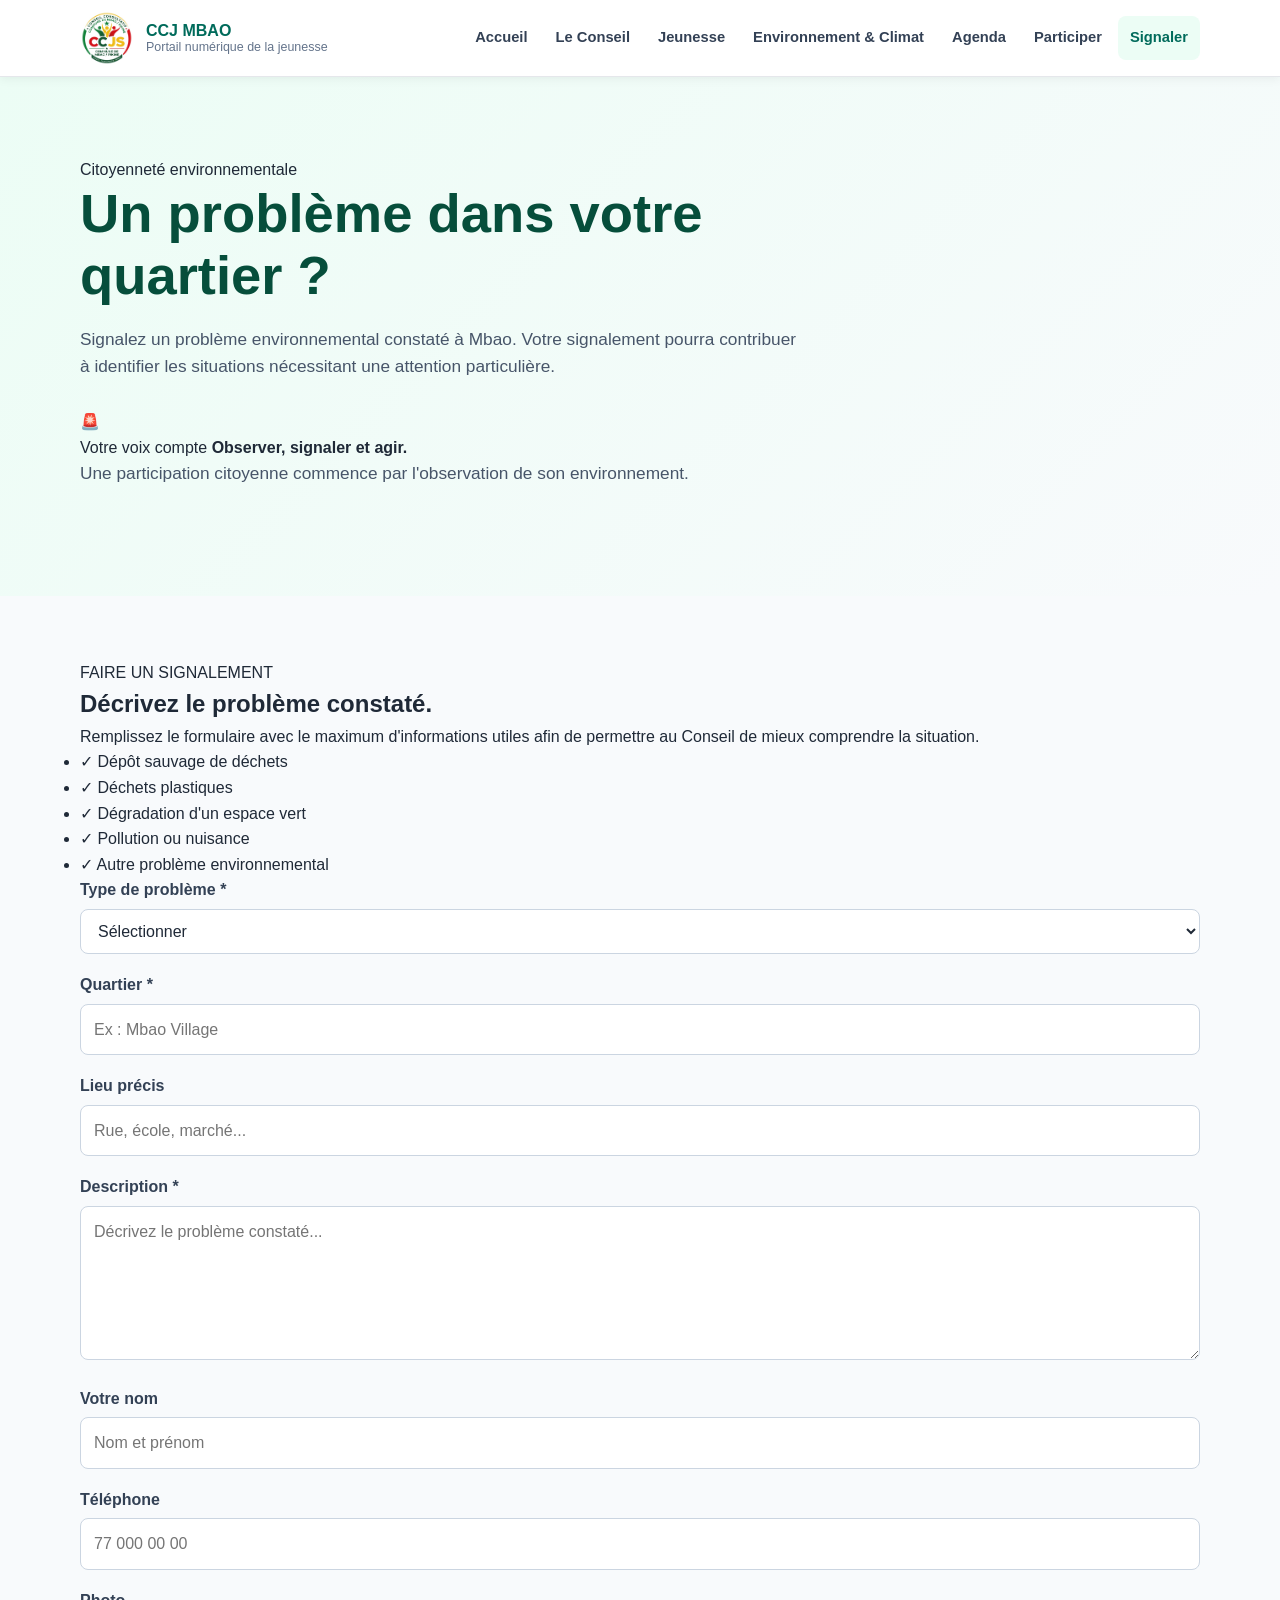
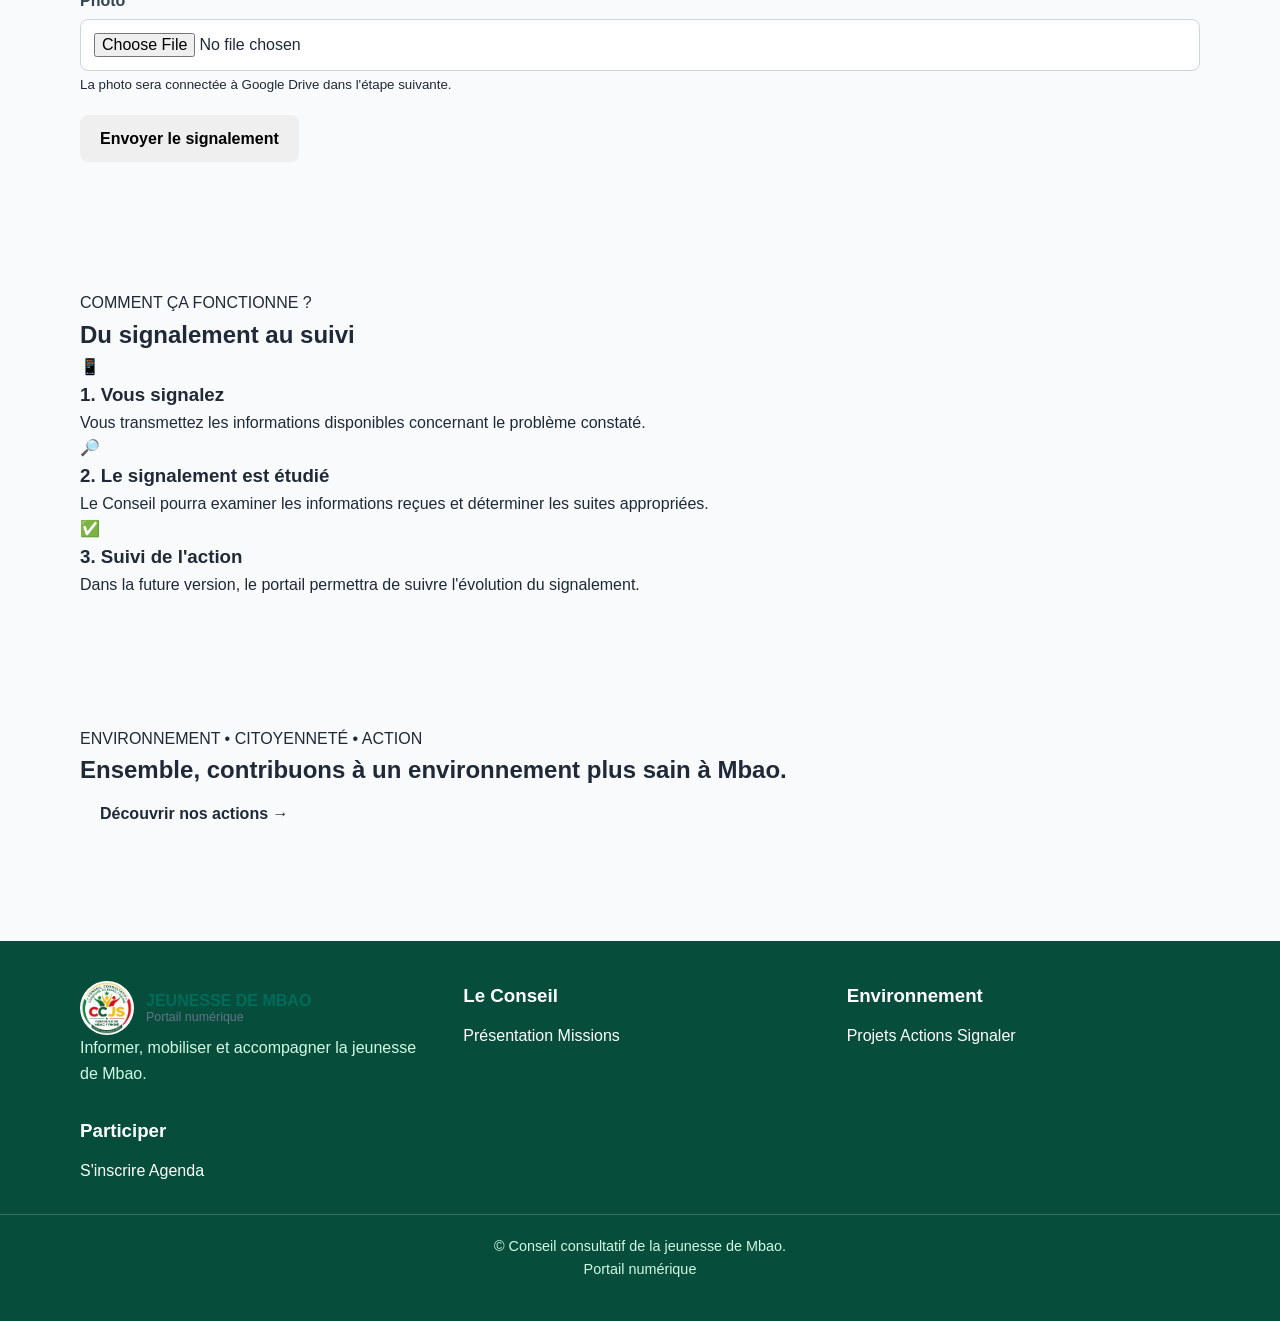
<file: signalement.html>
<!DOCTYPE html>
<html lang="fr">

<head>

    <meta charset="UTF-8">
    <meta name="viewport" content="width=device-width, initial-scale=1.0">

    <meta name="description"
          content="Signaler un problème environnemental à Mbao">

    <meta name="theme-color" content="#087f5b">

    <title>Signalement environnemental | Jeunesse de Mbao</title>

    <link rel="stylesheet" href="css/style.css">

    <link rel="preconnect" href="https://fonts.googleapis.com">
    <link rel="preconnect" href="https://fonts.gstatic.com" crossorigin>

    <link href="https://fonts.googleapis.com/css2?family=Inter:wght@400;500;600;700;800&family=Poppins:wght@500;600;700;800&display=swap" rel="stylesheet">

</head>


<body>

<header class="header" id="header">

    <div class="container header-container">

        <a href="index.html" class="logo">
    <img
        src="images/logo officiell CCJS MBAO.jpg"
        alt="Logo officiel du Conseil Consultatif de la Jeunesse de Mbao"
    >

    <div class="logo-text">
        <strong>CCJ MBAO</strong>
        <span>Portail numérique de la jeunesse</span>
    </div>
</a>


        <button class="menu-toggle" id="menuToggle">

            <span></span>
            <span></span>
            <span></span>

        </button>


        <nav class="navbar" id="navbar">

            <a href="index.html" class="nav-link">
                Accueil
            </a>

            <a href="conseil.html" class="nav-link">
                Le Conseil
            </a>

            <a href="jeunesse.html" class="nav-link">
                Jeunesse
            </a>

            <a href="environnement.html" class="nav-link">
                Environnement & Climat
            </a>

            <a href="agenda.html" class="nav-link">
                Agenda
            </a>

            <a href="participer.html" class="nav-link">
                Participer
            </a>

            <a href="signalement.html"
               class="nav-link nav-link-action active">
                Signaler
            </a>

        </nav>

    </div>

</header>


<main>


<section class="hero page-hero">

    <div class="container hero-container">

        <div class="hero-content">

            <div class="hero-badge">
                <span class="badge-dot"></span>
                Citoyenneté environnementale
            </div>

            <h1>
                Un problème dans
                <span>votre quartier ?</span>
            </h1>

            <p class="hero-description">
                Signalez un problème environnemental constaté à Mbao.
                Votre signalement pourra contribuer à identifier les
                situations nécessitant une attention particulière.
            </p>

        </div>


        <div class="hero-card">

            <div class="hero-card-icon">
                🚨
            </div>

            <span>Votre voix compte</span>

            <strong>
                Observer, signaler et agir.
            </strong>

            <p>
                Une participation citoyenne commence par l'observation
                de son environnement.
            </p>

        </div>

    </div>

</section>


<section class="section">

    <div class="container report-container">


        <div class="report-content">

            <span class="section-label">
                FAIRE UN SIGNALEMENT
            </span>

            <h2>
                Décrivez le problème
                constaté.
            </h2>

            <p>
                Remplissez le formulaire avec le maximum d'informations
                utiles afin de permettre au Conseil de mieux comprendre
                la situation.
            </p>


            <ul class="check-list">

                <li>
                    <span>✓</span>
                    Dépôt sauvage de déchets
                </li>

                <li>
                    <span>✓</span>
                    Déchets plastiques
                </li>

                <li>
                    <span>✓</span>
                    Dégradation d'un espace vert
                </li>

                <li>
                    <span>✓</span>
                    Pollution ou nuisance
                </li>

                <li>
                    <span>✓</span>
                    Autre problème environnemental
                </li>

            </ul>

        </div>


        <div>

            <form id="signalementForm">

    <div class="form-group">

        <label for="signalementType">
            Type de problème *
        </label>

        <select
            id="signalementType"
            required
        >

            <option value="">
                Sélectionner
            </option>

            <option value="Dépôt sauvage de déchets">
                Dépôt sauvage de déchets
            </option>

            <option value="Déchets plastiques">
                Déchets plastiques
            </option>

            <option value="Pollution">
                Pollution
            </option>

            <option value="Eaux usées">
                Eaux usées
            </option>

            <option value="Dégradation environnementale">
                Dégradation environnementale
            </option>

            <option value="Autre">
                Autre
            </option>

        </select>

    </div>


    <div class="form-group">

        <label for="signalementQuartier">
            Quartier *
        </label>

        <input
            type="text"
            id="signalementQuartier"
            required
            placeholder="Ex : Mbao Village"
        >

    </div>


    <div class="form-group">

        <label for="signalementLieu">
            Lieu précis
        </label>

        <input
            type="text"
            id="signalementLieu"
            placeholder="Rue, école, marché..."
        >

    </div>


    <div class="form-group">

        <label for="signalementDescription">
            Description *
        </label>

        <textarea
            id="signalementDescription"
            rows="5"
            required
            placeholder="Décrivez le problème constaté..."
        ></textarea>

    </div>


    <div class="form-group">

        <label for="signalementNom">
            Votre nom
        </label>

        <input
            type="text"
            id="signalementNom"
            placeholder="Nom et prénom"
        >

    </div>


    <div class="form-group">

        <label for="signalementTelephone">
            Téléphone
        </label>

        <input
            type="tel"
            id="signalementTelephone"
            placeholder="77 000 00 00"
        >

    </div>


    <div class="form-group">

        <label for="signalementPhoto">
            Photo
        </label>

        <input
            type="file"
            id="signalementPhoto"
            accept="image/*"
        >

        <small>
            La photo sera connectée à Google Drive dans l'étape suivante.
        </small>

    </div>


    <button
        type="submit"
        class="btn"
    >
        Envoyer le signalement
    </button>


    <div
        id="signalementMessage"
        class="form-message"
        style="display:none;"
    ></div>

</form>

        </div>

    </div>

</section>


<section class="section section-light">

    <div class="container">

        <div class="section-heading centered">

            <span class="section-label">
                COMMENT ÇA FONCTIONNE ?
            </span>

            <h2>
                Du signalement au suivi
            </h2>

        </div>


        <div class="feature-grid">

            <article class="feature-card">

                <div class="feature-icon">
                    📱
                </div>

                <h3>
                    1. Vous signalez
                </h3>

                <p>
                    Vous transmettez les informations disponibles
                    concernant le problème constaté.
                </p>

            </article>


            <article class="feature-card">

                <div class="feature-icon">
                    🔎
                </div>

                <h3>
                    2. Le signalement est étudié
                </h3>

                <p>
                    Le Conseil pourra examiner les informations
                    reçues et déterminer les suites appropriées.
                </p>

            </article>


            <article class="feature-card">

                <div class="feature-icon">
                    ✅
                </div>

                <h3>
                    3. Suivi de l'action
                </h3>

                <p>
                    Dans la future version, le portail permettra
                    de suivre l'évolution du signalement.
                </p>

            </article>

        </div>

    </div>

</section>


<section class="final-cta">

    <div class="container">

        <span>
            ENVIRONNEMENT • CITOYENNETÉ • ACTION
        </span>

        <h2>
            Ensemble, contribuons à un
            environnement plus sain à Mbao.
        </h2>

        <a href="environnement.html" class="btn btn-light">
            Découvrir nos actions →
        </a>

    </div>

</section>


</main>


<footer class="footer">

    <div class="container footer-grid">

        <div class="footer-brand">

            <div class="logo footer-logo">

                    <div class="logo-image">
        <img src="images/logo officiell CCJS MBAO.jpg"
             alt="Logo du Conseil Consultatif de la Jeunesse de Mbao">
    </div>

    <div class="logo-text">
        <strong>JEUNESSE DE MBAO</strong>
        <span>Portail numérique</span>
    </div>

            </div>

            <p>
                Informer, mobiliser et accompagner la jeunesse
                de Mbao.
            </p>

        </div>


        <div class="footer-column">

            <h3>
                Le Conseil
            </h3>

            <a href="conseil.html">
                Présentation
            </a>

            <a href="conseil.html">
                Missions
            </a>

        </div>


        <div class="footer-column">

            <h3>
                Environnement
            </h3>

            <a href="environnement.html">
                Projets
            </a>

            <a href="environnement.html">
                Actions
            </a>

            <a href="signalement.html">
                Signaler
            </a>

        </div>


        <div class="footer-column">

            <h3>
                Participer
            </h3>

            <a href="participer.html">
                S'inscrire
            </a>

            <a href="agenda.html">
                Agenda
            </a>

        </div>

    </div>


    <div class="footer-bottom">

        <div class="container">

            <p>
                © <span id="currentYear"></span>
                Conseil consultatif de la jeunesse de Mbao.
            </p>

            <p>
                Portail numérique
            </p>

        </div>

    </div>

</footer>


<script src="js/app.js"></script>


</body>
</html>
</file>
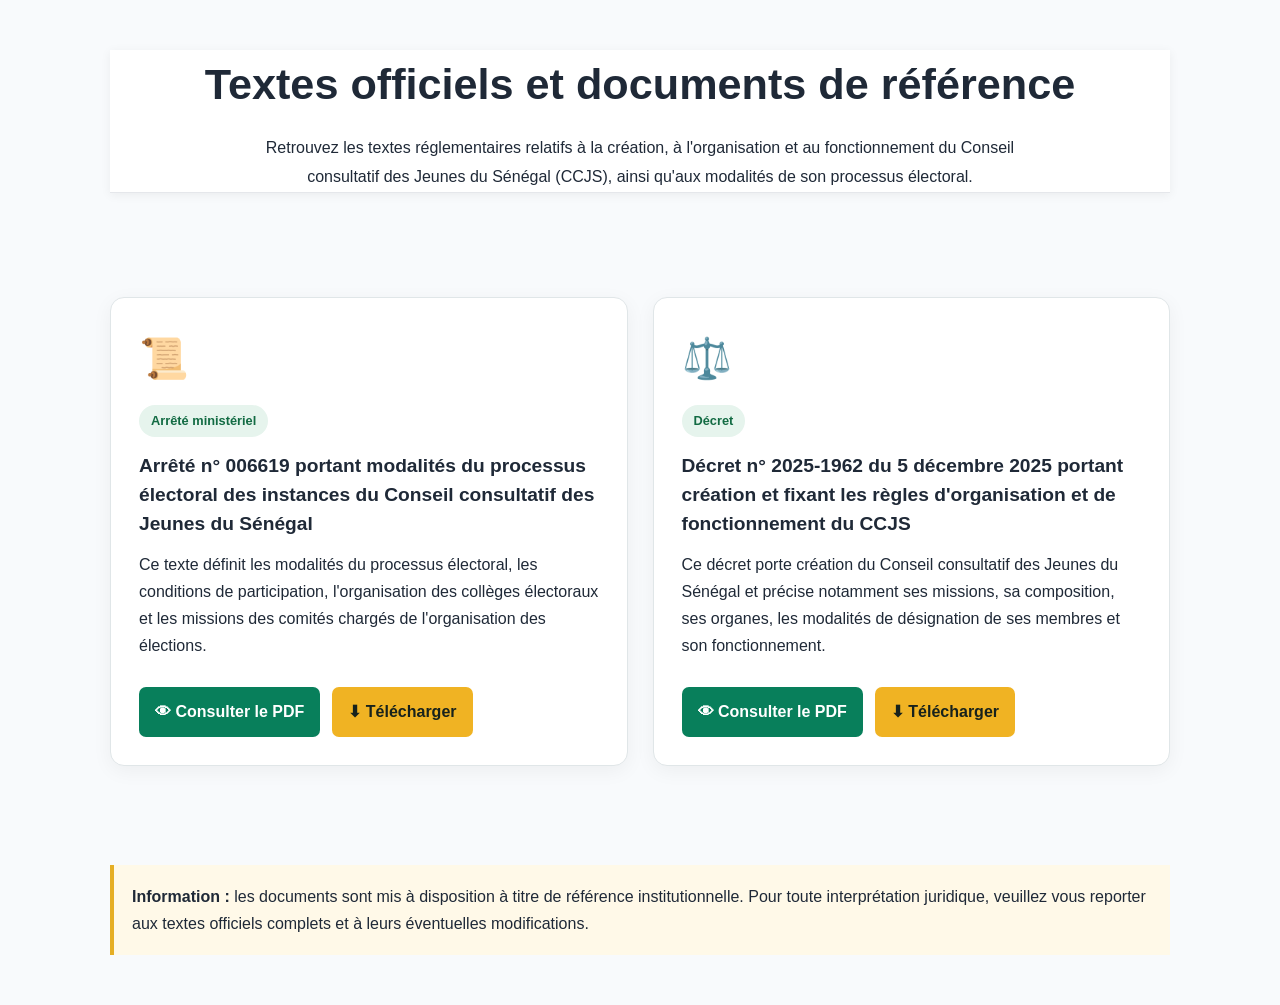
<file: textes-officiels.html>
<!DOCTYPE html>
<html lang="fr">
<head>
    <meta charset="UTF-8">
    <meta name="viewport" content="width=device-width, initial-scale=1.0">

    <title>Textes officiels | CCJ Mbao</title>

    <meta name="description"
          content="Consultez les textes officiels relatifs au Conseil consultatif des Jeunes du Sénégal (CCJS).">

    <link rel="stylesheet" href="css/style.css">

    <style>
        .official-documents {
            max-width: 1100px;
            margin: 0 auto;
            padding: 50px 20px;
        }

        .documents-header {
            text-align: center;
            margin-bottom: 40px;
        }

        .documents-header h1 {
            font-size: clamp(1.8rem, 4vw, 2.7rem);
            margin-bottom: 15px;
        }

        .documents-header p {
            max-width: 750px;
            margin: 0 auto;
            line-height: 1.8;
        }

        .documents-grid {
            display: grid;
            grid-template-columns: repeat(2, minmax(0, 1fr));
            gap: 25px;
        }

        .document-card {
            display: flex;
            flex-direction: column;
            padding: 28px;
            border: 1px solid #e0e6e8;
            border-radius: 14px;
            background: #fff;
            box-shadow: 0 5px 20px rgba(0, 0, 0, 0.05);
        }

        .document-icon {
            font-size: 2.5rem;
            margin-bottom: 15px;
        }

        .document-category {
            display: inline-block;
            align-self: flex-start;
            padding: 6px 12px;
            margin-bottom: 15px;
            border-radius: 20px;
            background: #e6f4ed;
            color: #126b43;
            font-size: 0.8rem;
            font-weight: 700;
        }

        .document-card h2 {
            font-size: 1.2rem;
            line-height: 1.5;
            margin: 0 0 12px;
        }

        .document-card p {
            line-height: 1.7;
            margin-bottom: 18px;
        }

        .document-actions {
            display: flex;
            flex-wrap: wrap;
            gap: 12px;
            margin-top: auto;
            padding-top: 10px;
        }

        .document-button {
            display: inline-block;
            padding: 12px 16px;
            border-radius: 7px;
            background: #087f5b;
            color: #fff;
            text-decoration: none;
            font-weight: 600;
            text-align: center;
        }

        .document-button:hover {
            background: #066747;
        }

        .document-button.secondary {
            background: #f0b323;
            color: #17221c;
        }

        .document-button.secondary:hover {
            background: #e2a30d;
        }

        .documents-note {
            margin-top: 35px;
            padding: 18px;
            border-left: 4px solid #e5ae24;
            background: #fff9e8;
            line-height: 1.7;
        }

        @media (max-width: 700px) {
            .documents-grid {
                grid-template-columns: 1fr;
            }

            .document-card {
                padding: 22px;
            }

            .document-actions {
                flex-direction: column;
            }

            .document-button {
                width: auto;
            }
        }
    </style>
</head>

<body>

    <!-- Conservez ici le header et le menu existants de votre portail. -->

    <main class="official-documents">

        <header class="documents-header">
            <h1>Textes officiels et documents de référence</h1>

            <p>
                Retrouvez les textes réglementaires relatifs à la création,
                à l'organisation et au fonctionnement du Conseil consultatif
                des Jeunes du Sénégal (CCJS), ainsi qu'aux modalités
                de son processus électoral.
            </p>
        </header>

        <section class="documents-grid" aria-label="Liste des textes officiels">

            <!-- DOCUMENT 1 -->

            <article class="document-card">

                <div class="document-icon" aria-hidden="true">📜</div>

                <span class="document-category">
                    Arrêté ministériel
                </span>

                <h2>
                    Arrêté n° 006619 portant modalités du processus
                    électoral des instances du Conseil consultatif
                    des Jeunes du Sénégal
                </h2>

                <p>
                    Ce texte définit les modalités du processus électoral,
                    les conditions de participation, l'organisation des
                    collèges électoraux et les missions des comités chargés
                    de l'organisation des élections.
                </p>

                <div class="document-actions">

                    <a
                        class="document-button"
                        href="documents/arrete-006619-processus-electoral-ccjs.pdf"
                        target="_blank"
                        rel="noopener noreferrer">
                        👁 Consulter le PDF
                    </a>

                    <a
                        class="document-button secondary"
                        href="documents/arrete-006619-processus-electoral-ccjs.pdf"
                        download>
                        ⬇ Télécharger
                    </a>

                </div>

            </article>

            <!-- DOCUMENT 2 -->

            <article class="document-card">

                <div class="document-icon" aria-hidden="true">⚖️</div>

                <span class="document-category">
                    Décret
                </span>

                <h2>
                    Décret n° 2025-1962 du 5 décembre 2025 portant
                    création et fixant les règles d'organisation
                    et de fonctionnement du CCJS
                </h2>

                <p>
                    Ce décret porte création du Conseil consultatif
                    des Jeunes du Sénégal et précise notamment ses
                    missions, sa composition, ses organes, les modalités
                    de désignation de ses membres et son fonctionnement.
                </p>

                <div class="document-actions">

                    <a
                        class="document-button"
                        href="documents/decret-ccjs.pdf"
                        target="_blank"
                        rel="noopener noreferrer">
                        👁 Consulter le PDF
                    </a>

                    <a
                        class="document-button secondary"
                        href="documents/decret-ccjs.pdf"
                        download>
                        ⬇ Télécharger
                    </a>

                </div>

            </article>

        </section>

        <aside class="documents-note">
            <strong>Information :</strong>
            les documents sont mis à disposition à titre de référence
            institutionnelle. Pour toute interprétation juridique,
            veuillez vous reporter aux textes officiels complets
            et à leurs éventuelles modifications.
        </aside>

    </main>

    <!-- Conservez ici le footer existant de votre portail. -->

</body>
</html>
</file>
<file: css/style.css>
/* =========================================================
   PORTAIL NUMÉRIQUE DE LA JEUNESSE DE MBAO
   CSS RESPONSIVE — DESKTOP / TABLETTE / MOBILE
   ========================================================= */

* {
    margin: 0;
    padding: 0;
    box-sizing: border-box;
}

html {
    scroll-behavior: smooth;
}

body {
    font-family: Arial, Helvetica, sans-serif;
    line-height: 1.6;
    color: #1f2937;
    background: #f8fafc;
    overflow-x: hidden;
}

img {
    max-width: 100%;
    height: auto;
    display: block;
}

a {
    color: inherit;
    text-decoration: none;
}

button,
input,
select,
textarea {
    font: inherit;
}

/* =========================================================
   CONTENEUR
   ========================================================= */

.container {
    width: min(1120px, 92%);
    margin: 0 auto;
}

/* =========================================================
   HEADER
   ========================================================= */

header {
    position: sticky;
    top: 0;
    z-index: 1000;
    background: #ffffff;
    border-bottom: 1px solid #e5e7eb;
    box-shadow: 0 2px 10px rgba(0, 0, 0, 0.06);
}

/* Structure commune de l'en-tête sur toutes les pages */

.header-inner,
.header-container {
    min-height: 76px;
    display: flex;
    align-items: center;
    justify-content: space-between;
    gap: 20px;
    position: relative;
}

/* En-tête commun */

header,
.header {
    position: sticky;
    top: 0;
    z-index: 1000;
    background: #ffffff;
    border-bottom: 1px solid #e5e7eb;
    box-shadow: 0 2px 10px rgba(0, 0, 0, 0.06);
}

/* Logo */

.logo {
    display: flex;
    align-items: center;
    gap: 12px;
    min-width: 0;
}

.logo img {
    width: 54px;
    height: 54px;
    object-fit: contain;
    border-radius: 50%;
}

.logo-text {
    display: flex;
    flex-direction: column;
    line-height: 1.2;
}

.logo-text strong {
    font-size: 1rem;
    color: #006b5b;
}

.logo-text span {
    font-size: 0.78rem;
    color: #64748b;
}

/* Compatibilité avec les anciennes structures de navigation */

.navbar {
    display: flex;
    align-items: center;
    gap: 4px;
}

.navbar .nav-link {
    display: block;
    padding: 10px 12px;
    border-radius: 8px;
    font-size: 0.92rem;
    font-weight: 600;
    color: #334155;
    transition: background 0.2s ease, color 0.2s ease;
}

.navbar .nav-link:hover,
.navbar .nav-link.active {
    color: #006b5b;
    background: #ecfdf5;
}

/* Liens de navigation : structure moderne et ancienne */

.nav-menu,
.navbar {
    list-style: none;
    margin: 0;
    padding: 0;
}

.nav-menu {
    display: flex;
    align-items: center;
    gap: 4px;
}

.nav-menu a {
    display: block;
    padding: 10px 12px;
    border-radius: 8px;
    color: #334155;
    font-size: 0.92rem;
    font-weight: 600;
    transition: background 0.2s ease, color 0.2s ease;
}

.nav-menu a:hover,
.nav-menu a.active,
.navbar .nav-link:hover,
.navbar .nav-link.active {
    color: #006b5b;
    background: #ecfdf5;
}
/* =========================================================
   BOUTON HAMBURGER
   ========================================================= */

.menu-toggle {
    display: none;
    width: 46px;
    height: 46px;
    padding: 0;
    border: 1px solid #d1d5db;
    border-radius: 9px;
    background: #ffffff;
    cursor: pointer;
    align-items: center;
    justify-content: center;
    flex-direction: column;
    gap: 5px;
    flex-shrink: 0;
    position: relative;
z-index: 1001;
touch-action: manipulation;

/* Sécurité tactile mobile */
    position: relative;
    z-index: 1001;
    touch-action: manipulation;

    -webkit-tap-highlight-color: transparent;
}

.menu-toggle span {
    display: block;
    width: 23px;
    height: 3px;
    border-radius: 3px;
    background: #006b5b;
    transition: transform 0.25s ease, opacity 0.25s ease;
}

/* Animation hamburger → X */

.menu-toggle.active span:nth-child(1) {
    transform: translateY(8px) rotate(45deg);
}

.menu-toggle.active span:nth-child(2) {
    opacity: 0;
}

.menu-toggle.active span:nth-child(3) {
    transform: translateY(-8px) rotate(-45deg);
}

/* =========================================================
   HERO
   ========================================================= */

.hero {
    padding: 80px 0;
    background: linear-gradient(135deg, #ecfdf5, #f8fafc);
}

.hero-content {
    max-width: 820px;
}

.hero h1 {
    margin-bottom: 18px;
    font-size: clamp(2rem, 5vw, 3.4rem);
    line-height: 1.15;
    color: #064e3b;
}

.hero p {
    max-width: 720px;
    margin-bottom: 28px;
    font-size: 1.08rem;
    color: #475569;
}

/* =========================================================
   BOUTONS
   ========================================================= */

.btn {
    display: inline-flex;
    align-items: center;
    justify-content: center;
    min-height: 46px;
    padding: 11px 20px;
    border: none;
    border-radius: 8px;
    cursor: pointer;
    font-weight: 700;
    transition: transform 0.2s ease, opacity 0.2s ease;
}

.btn:hover {
    transform: translateY(-1px);
}

.btn-primary {
    background: #008c73;
    color: #ffffff;
}

.btn-primary:hover {
    background: #00745f;
}

.btn-secondary {
    background: #e2e8f0;
    color: #1e293b;
}

/* =========================================================
   SECTIONS
   ========================================================= */

section {
    padding: 64px 0;
}

.section-title {
    margin-bottom: 12px;
    font-size: clamp(1.6rem, 4vw, 2.3rem);
    color: #064e3b;
}

.section-intro {
    max-width: 750px;
    margin-bottom: 35px;
    color: #64748b;
}

/* =========================================================
   CARTES
   ========================================================= */

.cards {
    display: grid;
    grid-template-columns: repeat(3, 1fr);
    gap: 22px;
}

.card {
    background: #ffffff;
    padding: 24px;
    border: 1px solid #e5e7eb;
    border-radius: 12px;
    box-shadow: 0 3px 12px rgba(0, 0, 0, 0.05);
}

.card h3 {
    margin-bottom: 10px;
    color: #065f46;
}

.card p {
    color: #64748b;
}

/* =========================================================
   FORMULAIRES
   ========================================================= */

.form-container {
    max-width: 850px;
    margin: 0 auto;
    padding: 30px;
    background: #ffffff;
    border: 1px solid #e5e7eb;
    border-radius: 14px;
    box-shadow: 0 4px 15px rgba(0, 0, 0, 0.05);
}

.form-group {
    margin-bottom: 18px;
}

.form-row {
    display: grid;
    grid-template-columns: repeat(2, 1fr);
    gap: 18px;
}

label {
    display: block;
    margin-bottom: 6px;
    font-weight: 600;
    color: #334155;
}

input,
select,
textarea {
    width: 100%;
    padding: 12px 13px;
    border: 1px solid #cbd5e1;
    border-radius: 8px;
    outline: none;
    background: #ffffff;
    color: #1f2937;
    transition: border-color 0.2s ease, box-shadow 0.2s ease;
}

input:focus,
select:focus,
textarea:focus {
    border-color: #008c73;
    box-shadow: 0 0 0 3px rgba(0, 140, 115, 0.12);
}

textarea {
    min-height: 130px;
    resize: vertical;
}

.form-message {
    margin-top: 14px;
    padding: 10px 12px;
    border-radius: 7px;
    display: none;
}

.form-message.success {
    display: block;
    background: #dcfce7;
    color: #166534;
}

.form-message.error {
    display: block;
    background: #fee2e2;
    color: #991b1b;
}

/* =========================================================
   ALERTES
   ========================================================= */

.alert {
    padding: 14px 16px;
    border-radius: 8px;
    margin-bottom: 20px;
}

.alert-success {
    background: #dcfce7;
    color: #166534;
}

.alert-error {
    background: #fee2e2;
    color: #991b1b;
}

/* =========================================================
   FOOTER
   ========================================================= */

footer {
    margin-top: 40px;
    padding: 40px 0;
    background: #064e3b;
    color: #ffffff;
}

.footer-grid {
    display: grid;
    grid-template-columns: repeat(3, 1fr);
    gap: 30px;
}

footer h3 {
    margin-bottom: 12px;
}

footer p,
footer li {
    color: #d1fae5;
}

footer ul {
    list-style: none;
}

footer li {
    margin-bottom: 7px;
}

.footer-bottom {
    margin-top: 30px;
    padding-top: 20px;
    border-top: 1px solid rgba(255,255,255,0.2);
    text-align: center;
    font-size: 0.9rem;
}

/* =========================================================
   TABLETTES
   ========================================================= */

@media (max-width: 900px) {

    .header-inner,
.header-container {
    min-height: 70px;
}

.navbar {
    gap: 0;
}

.navbar .nav-link {
    padding: 9px 8px;
    font-size: 0.84rem;
}



    .cards {
        grid-template-columns: repeat(2, 1fr);
    }

    .footer-grid {
        grid-template-columns: repeat(2, 1fr);
    }
}

/* =========================================================
   MOBILE
   ========================================================= */

@media (max-width: 700px) {

    body {
        font-size: 15px;
    }

    .container {
        width: min(94%, 560px);
    }

    header {
        position: sticky;
        top: 0;
    }

    .header-inner,
.header-container {
    min-height: 66px;
    position: relative;
}

    .logo img {
        width: 46px;
        height: 46px;
    }

    .logo-text strong {
        font-size: 0.9rem;
    }

    .logo-text span {
        font-size: 0.7rem;
    }

    /* Bouton hamburger visible */

    .menu-toggle {
        display: flex;
    }

    /* Menu mobile */

    .nav-menu {
        display: none;
        position: absolute;
        top: calc(100% + 1px);
        left: 0;
        right: 0;
        width: 100%;
        padding: 10px;
        flex-direction: column;
        align-items: stretch;
        gap: 3px;
        background: #ffffff;
        border-top: 1px solid #e5e7eb;
        border-bottom: 1px solid #e5e7eb;
        box-shadow: 0 8px 20px rgba(0, 0, 0, 0.12);

        z-index: 1000;
    }

    .nav-menu.open {
        display: flex;
    }

    .nav-menu li {
        width: 100%;
    }

    .nav-menu a {
        width: 100%;
        padding: 13px 15px;
        border-radius: 7px;
        font-size: 1rem;
    }

    .nav-menu a:active {
        background: #ecfdf5;
    }

    /* Sections */

    section {
        padding: 45px 0;
    }


    /* Ancienne navigation : adaptation mobile */

.navbar {
    display: none;
    position: absolute;
    top: calc(100% + 1px);
    left: 0;
    right: 0;
    width: 100%;
    padding: 10px;
    flex-direction: column;
    align-items: stretch;
    gap: 3px;
    background: #ffffff;
    border-top: 1px solid #e5e7eb;
    border-bottom: 1px solid #e5e7eb;
    box-shadow: 0 8px 20px rgba(0, 0, 0, 0.12);
    z-index: 1000;
}

.navbar.open {
    display: flex;
}

.navbar .nav-link {
    display: block;
    width: 100%;
    padding: 13px 15px;
    font-size: 1rem;
}

    .hero {
        padding: 55px 0;
    }

    .hero h1 {
        font-size: 2rem;
    }

    .hero p {
        font-size: 1rem;
    }

    /* Boutons */

    .btn {
        width: 100%;
        min-height: 48px;
    }

    /* Cartes */

    .cards {
        grid-template-columns: 1fr;
    }

    /* Formulaires */

    .form-container {
        padding: 20px 16px;
        border-radius: 10px;
    }

    .form-row {
        grid-template-columns: 1fr;
        gap: 0;
    }

    input,
    select,
    textarea {
        font-size: 16px;
    }

    /* Footer */

    .footer-grid {
        grid-template-columns: 1fr;
        gap: 25px;
    }
}

/* =========================================================
   PETITS TÉLÉPHONES
   ========================================================= */

@media (max-width: 380px) {

    .container {
        width: 94%;
    }

    .logo-text span {
        display: none;
    }

    .logo-text strong {
        font-size: 0.82rem;
    }

    .hero h1 {
        font-size: 1.75rem;
    }

    .form-container {
        padding: 16px 13px;
    }
}

/* =========================================================
   ACCESSIBILITÉ
   ========================================================= */

button:focus-visible,
a:focus-visible,
input:focus-visible,
select:focus-visible,
textarea:focus-visible {
    outline: 3px solid rgba(0, 140, 115, 0.35);
    outline-offset: 2px;
}

/* Empêche le défilement lorsque le menu mobile est ouvert */

body.menu-open {
    overflow: hidden;
}
</file>
